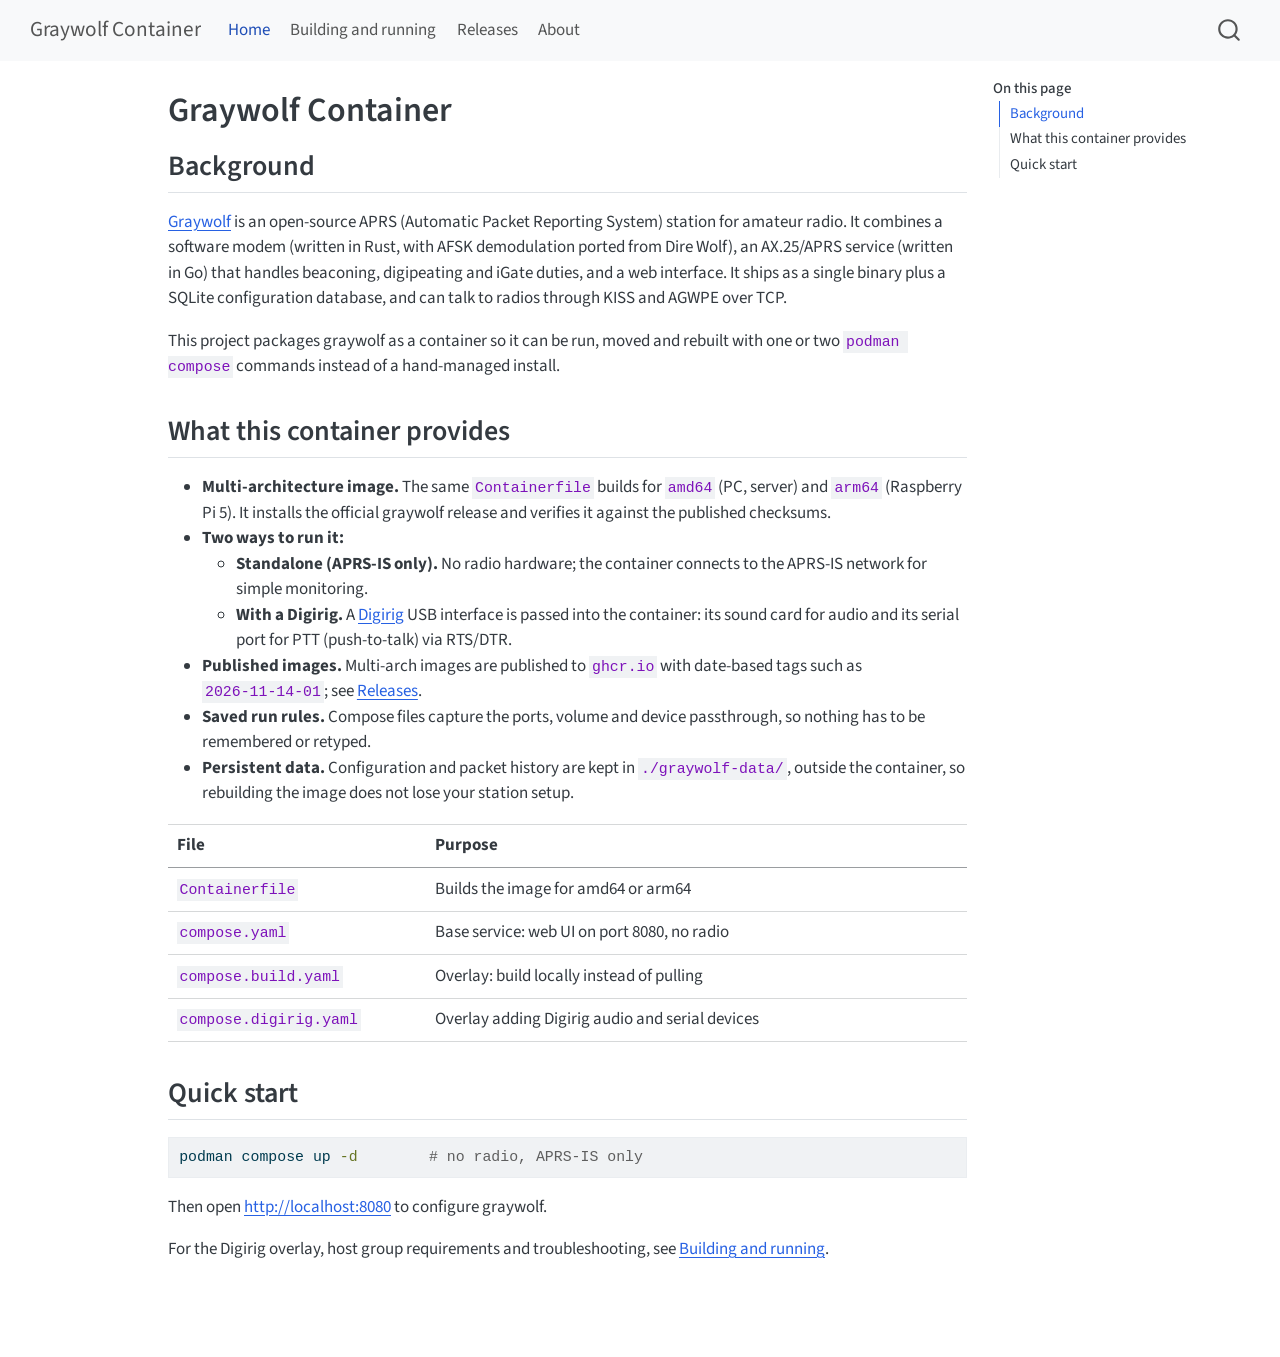
<file: index.html>
<!DOCTYPE html>
<html xmlns="http://www.w3.org/1999/xhtml" lang="en" xml:lang="en"><head>

<meta charset="utf-8">
<meta name="generator" content="quarto-1.9.38">

<meta name="viewport" content="width=device-width, initial-scale=1.0, user-scalable=yes">


<title>Graywolf Container</title>
<style>
/* Default styles provided by pandoc.
** See https://pandoc.org/MANUAL.html#variables-for-html for config info.
*/
code{white-space: pre-wrap;}
span.smallcaps{font-variant: small-caps;}
div.columns{display: flex; gap: min(4vw, 1.5em);}
div.column{flex: auto; overflow-x: auto;}
div.hanging-indent{margin-left: 1.5em; text-indent: -1.5em;}
ul.task-list{list-style: none;}
ul.task-list li input[type="checkbox"] {
  width: 0.8em;
  margin: 0 0.8em 0.2em -1em; /* quarto-specific, see https://github.com/quarto-dev/quarto-cli/issues/4556 */ 
  vertical-align: middle;
}
/* CSS for syntax highlighting */
html { -webkit-text-size-adjust: 100%; }
pre > code.sourceCode { white-space: pre; position: relative; }
pre > code.sourceCode > span { display: inline-block; line-height: 1.25; }
pre > code.sourceCode > span:empty { height: 1.2em; }
.sourceCode { overflow: visible; }
code.sourceCode > span { color: inherit; text-decoration: inherit; }
div.sourceCode { margin: 1em 0; }
pre.sourceCode { margin: 0; }
@media screen {
div.sourceCode { overflow: auto; }
}
@media print {
pre > code.sourceCode { white-space: pre-wrap; }
pre > code.sourceCode > span { text-indent: -5em; padding-left: 5em; }
}
pre.numberSource code
  { counter-reset: source-line 0; }
pre.numberSource code > span
  { position: relative; left: -4em; counter-increment: source-line; }
pre.numberSource code > span > a:first-child::before
  { content: counter(source-line);
    position: relative; left: -1em; text-align: right; vertical-align: baseline;
    border: none; display: inline-block;
    -webkit-touch-callout: none; -webkit-user-select: none;
    -khtml-user-select: none; -moz-user-select: none;
    -ms-user-select: none; user-select: none;
    padding: 0 4px; width: 4em;
  }
pre.numberSource { margin-left: 3em;  padding-left: 4px; }
div.sourceCode
  {   }
@media screen {
pre > code.sourceCode > span > a:first-child::before { text-decoration: underline; }
}
</style>


<script src="site_libs/quarto-nav/quarto-nav.js"></script>
<script src="site_libs/quarto-nav/headroom.min.js"></script>
<script src="site_libs/clipboard/clipboard.min.js"></script>
<script src="site_libs/quarto-search/autocomplete.umd.js"></script>
<script src="site_libs/quarto-search/fuse.min.js"></script>
<script src="site_libs/quarto-search/quarto-search.js"></script>
<meta name="quarto:offset" content="./">
<script src="site_libs/quarto-html/quarto.js" type="module"></script>
<script src="site_libs/quarto-html/tabsets/tabsets.js" type="module"></script>
<script src="site_libs/quarto-html/popper.min.js"></script>
<script src="site_libs/quarto-html/tippy.umd.min.js"></script>
<script src="site_libs/quarto-html/anchor.min.js"></script>
<link href="site_libs/quarto-html/tippy.css" rel="stylesheet">
<link href="site_libs/quarto-html/quarto-syntax-highlighting-15634bcf2e68342d4ad2dfa704d543f6.css" rel="stylesheet" id="quarto-text-highlighting-styles">
<script src="site_libs/bootstrap/bootstrap.min.js"></script>
<link href="site_libs/bootstrap/bootstrap-icons.css" rel="stylesheet">
<link href="site_libs/bootstrap/bootstrap-9602fde5a5b09ce9e45d33c1a59285cf.min.css" rel="stylesheet" append-hash="true" id="quarto-bootstrap" data-mode="light">
<script id="quarto-search-options" type="application/json">{
  "location": "navbar",
  "copy-button": false,
  "collapse-after": 3,
  "panel-placement": "end",
  "type": "overlay",
  "limit": 50,
  "keyboard-shortcut": [
    "f",
    "/",
    "s"
  ],
  "show-item-context": false,
  "language": {
    "search-no-results-text": "No results",
    "search-matching-documents-text": "matching documents",
    "search-copy-link-title": "Copy link to search",
    "search-hide-matches-text": "Hide additional matches",
    "search-more-match-text": "more match in this document",
    "search-more-matches-text": "more matches in this document",
    "search-clear-button-title": "Clear",
    "search-text-placeholder": "",
    "search-detached-cancel-button-title": "Cancel",
    "search-submit-button-title": "Submit",
    "search-label": "Search"
  }
}</script>


<link rel="stylesheet" href="styles.css">
</head>

<body class="nav-fixed quarto-light">

<div id="quarto-search-results"></div>
  <header id="quarto-header" class="headroom fixed-top">
    <nav class="navbar navbar-expand-lg " data-bs-theme="dark">
      <div class="navbar-container container-fluid">
      <div class="navbar-brand-container mx-auto">
    <a class="navbar-brand" href="./index.html">
    <span class="navbar-title">Graywolf Container</span>
    </a>
  </div>
            <div id="quarto-search" class="" title="Search"></div>
          <button class="navbar-toggler" type="button" data-bs-toggle="collapse" data-bs-target="#navbarCollapse" aria-controls="navbarCollapse" role="menu" aria-expanded="false" aria-label="Toggle navigation" onclick="if (window.quartoToggleHeadroom) { window.quartoToggleHeadroom(); }">
  <span class="navbar-toggler-icon"></span>
</button>
          <div class="collapse navbar-collapse" id="navbarCollapse">
            <ul class="navbar-nav navbar-nav-scroll me-auto">
  <li class="nav-item">
    <a class="nav-link active" href="./index.html" aria-current="page"> 
<span class="menu-text">Home</span></a>
  </li>  
  <li class="nav-item">
    <a class="nav-link" href="./usage.html"> 
<span class="menu-text">Building and running</span></a>
  </li>  
  <li class="nav-item">
    <a class="nav-link" href="./releases.html"> 
<span class="menu-text">Releases</span></a>
  </li>  
  <li class="nav-item">
    <a class="nav-link" href="./about.html"> 
<span class="menu-text">About</span></a>
  </li>  
</ul>
          </div> <!-- /navcollapse -->
            <div class="quarto-navbar-tools">
</div>
      </div> <!-- /container-fluid -->
    </nav>
</header>
<!-- content -->
<div id="quarto-content" class="quarto-container page-columns page-rows-contents page-layout-article page-navbar">
<!-- sidebar -->
<!-- margin-sidebar -->
    <div id="quarto-margin-sidebar" class="sidebar margin-sidebar">
        <nav id="TOC" role="doc-toc" class="toc-active">
    <h2 id="toc-title">On this page</h2>
   
  <ul>
  <li><a href="#background" id="toc-background" class="nav-link active" data-scroll-target="#background">Background</a></li>
  <li><a href="#what-this-container-provides" id="toc-what-this-container-provides" class="nav-link" data-scroll-target="#what-this-container-provides">What this container provides</a></li>
  <li><a href="#quick-start" id="toc-quick-start" class="nav-link" data-scroll-target="#quick-start">Quick start</a></li>
  </ul>
</nav>
    </div>
<!-- main -->
<main class="content" id="quarto-document-content">

<header id="title-block-header" class="quarto-title-block default">
<div class="quarto-title">
<h1 class="title">Graywolf Container</h1>
</div>



<div class="quarto-title-meta">

    
  
    
  </div>
  


</header>


<section id="background" class="level2">
<h2 class="anchored" data-anchor-id="background">Background</h2>
<p><a href="https://github.com/chrissnell/graywolf">Graywolf</a> is an open-source APRS (Automatic Packet Reporting System) station for amateur radio. It combines a software modem (written in Rust, with AFSK demodulation ported from Dire Wolf), an AX.25/APRS service (written in Go) that handles beaconing, digipeating and iGate duties, and a web interface. It ships as a single binary plus a SQLite configuration database, and can talk to radios through KISS and AGWPE over TCP.</p>
<p>This project packages graywolf as a container so it can be run, moved and rebuilt with one or two <code>podman compose</code> commands instead of a hand-managed install.</p>
</section>
<section id="what-this-container-provides" class="level2">
<h2 class="anchored" data-anchor-id="what-this-container-provides">What this container provides</h2>
<ul>
<li><strong>Multi-architecture image.</strong> The same <code>Containerfile</code> builds for <code>amd64</code> (PC, server) and <code>arm64</code> (Raspberry Pi 5). It installs the official graywolf release and verifies it against the published checksums.</li>
<li><strong>Two ways to run it:</strong>
<ul>
<li><strong>Standalone (APRS-IS only).</strong> No radio hardware; the container connects to the APRS-IS network for simple monitoring.</li>
<li><strong>With a Digirig.</strong> A <a href="https://digirig.net">Digirig</a> USB interface is passed into the container: its sound card for audio and its serial port for PTT (push-to-talk) via RTS/DTR.</li>
</ul></li>
<li><strong>Published images.</strong> Multi-arch images are published to <code>ghcr.io</code> with date-based tags such as <code>2026-11-14-01</code>; see <a href="./releases.html">Releases</a>.</li>
<li><strong>Saved run rules.</strong> Compose files capture the ports, volume and device passthrough, so nothing has to be remembered or retyped.</li>
<li><strong>Persistent data.</strong> Configuration and packet history are kept in <code>./graywolf-data/</code>, outside the container, so rebuilding the image does not lose your station setup.</li>
</ul>
<table class="caption-top table">
<colgroup>
<col style="width: 32%">
<col style="width: 67%">
</colgroup>
<thead>
<tr class="header">
<th>File</th>
<th>Purpose</th>
</tr>
</thead>
<tbody>
<tr class="odd">
<td><code>Containerfile</code></td>
<td>Builds the image for amd64 or arm64</td>
</tr>
<tr class="even">
<td><code>compose.yaml</code></td>
<td>Base service: web UI on port 8080, no radio</td>
</tr>
<tr class="odd">
<td><code>compose.build.yaml</code></td>
<td>Overlay: build locally instead of pulling</td>
</tr>
<tr class="even">
<td><code>compose.digirig.yaml</code></td>
<td>Overlay adding Digirig audio and serial devices</td>
</tr>
</tbody>
</table>
</section>
<section id="quick-start" class="level2">
<h2 class="anchored" data-anchor-id="quick-start">Quick start</h2>
<div class="code-copy-outer-scaffold"><div class="sourceCode" id="cb1"><pre class="sourceCode bash code-with-copy"><code class="sourceCode bash"><span id="cb1-1"><a href="#cb1-1" aria-hidden="true" tabindex="-1"></a><span class="ex">podman</span> compose up <span class="at">-d</span>        <span class="co"># no radio, APRS-IS only</span></span></code></pre></div><button title="Copy to Clipboard" class="code-copy-button"><i class="bi"></i></button></div>
<p>Then open <a href="http://localhost:8080" class="uri">http://localhost:8080</a> to configure graywolf.</p>
<p>For the Digirig overlay, host group requirements and troubleshooting, see <a href="./usage.html">Building and running</a>.</p>


</section>

</main> <!-- /main -->
<script id="quarto-html-after-body" type="application/javascript">
  window.document.addEventListener("DOMContentLoaded", function (event) {
    const icon = "";
    const anchorJS = new window.AnchorJS();
    anchorJS.options = {
      placement: 'right',
      icon: icon
    };
    anchorJS.add('.anchored');
    const isCodeAnnotation = (el) => {
      for (const clz of el.classList) {
        if (clz.startsWith('code-annotation-')) {                     
          return true;
        }
      }
      return false;
    }
    const onCopySuccess = function(e) {
      // button target
      const button = e.trigger;
      // don't keep focus
      button.blur();
      // flash "checked"
      button.classList.add('code-copy-button-checked');
      var currentTitle = button.getAttribute("title");
      button.setAttribute("title", "Copied!");
      let tooltip;
      if (window.bootstrap) {
        button.setAttribute("data-bs-toggle", "tooltip");
        button.setAttribute("data-bs-placement", "left");
        button.setAttribute("data-bs-title", "Copied!");
        tooltip = new bootstrap.Tooltip(button, 
          { trigger: "manual", 
            customClass: "code-copy-button-tooltip",
            offset: [0, -8]});
        tooltip.show();    
      }
      setTimeout(function() {
        if (tooltip) {
          tooltip.hide();
          button.removeAttribute("data-bs-title");
          button.removeAttribute("data-bs-toggle");
          button.removeAttribute("data-bs-placement");
        }
        button.setAttribute("title", currentTitle);
        button.classList.remove('code-copy-button-checked');
      }, 1000);
      // clear code selection
      e.clearSelection();
    }
    const getTextToCopy = function(trigger) {
      const outerScaffold = trigger.parentElement.cloneNode(true);
      const codeEl = outerScaffold.querySelector('code');
      for (const childEl of codeEl.children) {
        if (isCodeAnnotation(childEl)) {
          childEl.remove();
        }
      }
      return codeEl.innerText;
    }
    const clipboard = new window.ClipboardJS('.code-copy-button:not([data-in-quarto-modal])', {
      text: getTextToCopy
    });
    clipboard.on('success', onCopySuccess);
    if (window.document.getElementById('quarto-embedded-source-code-modal')) {
      const clipboardModal = new window.ClipboardJS('.code-copy-button[data-in-quarto-modal]', {
        text: getTextToCopy,
        container: window.document.getElementById('quarto-embedded-source-code-modal')
      });
      clipboardModal.on('success', onCopySuccess);
    }
      var localhostRegex = new RegExp(/^(?:http|https):\/\/localhost\:?[0-9]*\//);
      var mailtoRegex = new RegExp(/^mailto:/);
        var filterRegex = new RegExp("https:\/\/KF8EEZ\.github\.io\/graywolf-container\/");
      var isInternal = (href) => {
          return filterRegex.test(href) || localhostRegex.test(href) || mailtoRegex.test(href);
      }
      // Inspect non-navigation links and adorn them if external
     var links = window.document.querySelectorAll('a[href]:not(.nav-link):not(.navbar-brand):not(.toc-action):not(.sidebar-link):not(.sidebar-item-toggle):not(.pagination-link):not(.no-external):not([aria-hidden]):not(.dropdown-item):not(.quarto-navigation-tool):not(.about-link)');
      for (var i=0; i<links.length; i++) {
        const link = links[i];
        if (!isInternal(link.href)) {
          // undo the damage that might have been done by quarto-nav.js in the case of
          // links that we want to consider external
          if (link.dataset.originalHref !== undefined) {
            link.href = link.dataset.originalHref;
          }
        }
      }
    function tippyHover(el, contentFn, onTriggerFn, onUntriggerFn) {
      const config = {
        allowHTML: true,
        maxWidth: 500,
        delay: 100,
        arrow: false,
        appendTo: function(el) {
            return el.parentElement;
        },
        interactive: true,
        interactiveBorder: 10,
        theme: 'quarto',
        placement: 'bottom-start',
      };
      if (contentFn) {
        config.content = contentFn;
      }
      if (onTriggerFn) {
        config.onTrigger = onTriggerFn;
      }
      if (onUntriggerFn) {
        config.onUntrigger = onUntriggerFn;
      }
      window.tippy(el, config); 
    }
    const noterefs = window.document.querySelectorAll('a[role="doc-noteref"]');
    for (var i=0; i<noterefs.length; i++) {
      const ref = noterefs[i];
      tippyHover(ref, function() {
        // use id or data attribute instead here
        let href = ref.getAttribute('data-footnote-href') || ref.getAttribute('href');
        try { href = new URL(href).hash; } catch {}
        const id = href.replace(/^#\/?/, "");
        const note = window.document.getElementById(id);
        if (note) {
          return note.innerHTML;
        } else {
          return "";
        }
      });
    }
    const xrefs = window.document.querySelectorAll('a.quarto-xref');
    const processXRef = (id, note) => {
      // Strip column container classes
      const stripColumnClz = (el) => {
        el.classList.remove("page-full", "page-columns");
        if (el.children) {
          for (const child of el.children) {
            stripColumnClz(child);
          }
        }
      }
      stripColumnClz(note)
      if (id === null || id.startsWith('sec-')) {
        // Special case sections, only their first couple elements
        const container = document.createElement("div");
        if (note.children && note.children.length > 2) {
          container.appendChild(note.children[0].cloneNode(true));
          for (let i = 1; i < note.children.length; i++) {
            const child = note.children[i];
            if (child.tagName === "P" && child.innerText === "") {
              continue;
            } else {
              container.appendChild(child.cloneNode(true));
              break;
            }
          }
          if (window.Quarto?.typesetMath) {
            window.Quarto.typesetMath(container);
          }
          return container.innerHTML
        } else {
          if (window.Quarto?.typesetMath) {
            window.Quarto.typesetMath(note);
          }
          return note.innerHTML;
        }
      } else {
        // Remove any anchor links if they are present
        const anchorLink = note.querySelector('a.anchorjs-link');
        if (anchorLink) {
          anchorLink.remove();
        }
        if (window.Quarto?.typesetMath) {
          window.Quarto.typesetMath(note);
        }
        if (note.classList.contains("callout")) {
          return note.outerHTML;
        } else {
          return note.innerHTML;
        }
      }
    }
    for (var i=0; i<xrefs.length; i++) {
      const xref = xrefs[i];
      tippyHover(xref, undefined, function(instance) {
        instance.disable();
        let url = xref.getAttribute('href');
        let hash = undefined; 
        if (url.startsWith('#')) {
          hash = url;
        } else {
          try { hash = new URL(url).hash; } catch {}
        }
        if (hash) {
          const id = hash.replace(/^#\/?/, "");
          const note = window.document.getElementById(id);
          if (note !== null) {
            try {
              const html = processXRef(id, note.cloneNode(true));
              instance.setContent(html);
            } finally {
              instance.enable();
              instance.show();
            }
          } else {
            // See if we can fetch this
            fetch(url.split('#')[0])
            .then(res => res.text())
            .then(html => {
              const parser = new DOMParser();
              const htmlDoc = parser.parseFromString(html, "text/html");
              const note = htmlDoc.getElementById(id);
              if (note !== null) {
                const html = processXRef(id, note);
                instance.setContent(html);
              } 
            }).finally(() => {
              instance.enable();
              instance.show();
            });
          }
        } else {
          // See if we can fetch a full url (with no hash to target)
          // This is a special case and we should probably do some content thinning / targeting
          fetch(url)
          .then(res => res.text())
          .then(html => {
            const parser = new DOMParser();
            const htmlDoc = parser.parseFromString(html, "text/html");
            const note = htmlDoc.querySelector('main.content');
            if (note !== null) {
              // This should only happen for chapter cross references
              // (since there is no id in the URL)
              // remove the first header
              if (note.children.length > 0 && note.children[0].tagName === "HEADER") {
                note.children[0].remove();
              }
              const html = processXRef(null, note);
              instance.setContent(html);
            } 
          }).finally(() => {
            instance.enable();
            instance.show();
          });
        }
      }, function(instance) {
      });
    }
        let selectedAnnoteEl;
        const selectorForAnnotation = ( cell, annotation) => {
          let cellAttr = 'data-code-cell="' + cell + '"';
          let lineAttr = 'data-code-annotation="' +  annotation + '"';
          const selector = 'span[' + cellAttr + '][' + lineAttr + ']';
          return selector;
        }
        const selectCodeLines = (annoteEl) => {
          const doc = window.document;
          const targetCell = annoteEl.getAttribute("data-target-cell");
          const targetAnnotation = annoteEl.getAttribute("data-target-annotation");
          const annoteSpan = window.document.querySelector(selectorForAnnotation(targetCell, targetAnnotation));
          const lines = annoteSpan.getAttribute("data-code-lines").split(",");
          const lineIds = lines.map((line) => {
            return targetCell + "-" + line;
          })
          let top = null;
          let height = null;
          let parent = null;
          if (lineIds.length > 0) {
              //compute the position of the single el (top and bottom and make a div)
              const el = window.document.getElementById(lineIds[0]);
              top = el.offsetTop;
              height = el.offsetHeight;
              parent = el.parentElement.parentElement;
            if (lineIds.length > 1) {
              const lastEl = window.document.getElementById(lineIds[lineIds.length - 1]);
              const bottom = lastEl.offsetTop + lastEl.offsetHeight;
              height = bottom - top;
            }
            if (top !== null && height !== null && parent !== null) {
              // cook up a div (if necessary) and position it 
              let div = window.document.getElementById("code-annotation-line-highlight");
              if (div === null) {
                div = window.document.createElement("div");
                div.setAttribute("id", "code-annotation-line-highlight");
                div.style.position = 'absolute';
                parent.appendChild(div);
              }
              div.style.top = top - 2 + "px";
              div.style.height = height + 4 + "px";
              div.style.left = 0;
              let gutterDiv = window.document.getElementById("code-annotation-line-highlight-gutter");
              if (gutterDiv === null) {
                gutterDiv = window.document.createElement("div");
                gutterDiv.setAttribute("id", "code-annotation-line-highlight-gutter");
                gutterDiv.style.position = 'absolute';
                const codeCell = window.document.getElementById(targetCell);
                const gutter = codeCell.querySelector('.code-annotation-gutter');
                gutter.appendChild(gutterDiv);
              }
              gutterDiv.style.top = top - 2 + "px";
              gutterDiv.style.height = height + 4 + "px";
            }
            selectedAnnoteEl = annoteEl;
          }
        };
        const unselectCodeLines = () => {
          const elementsIds = ["code-annotation-line-highlight", "code-annotation-line-highlight-gutter"];
          elementsIds.forEach((elId) => {
            const div = window.document.getElementById(elId);
            if (div) {
              div.remove();
            }
          });
          selectedAnnoteEl = undefined;
        };
          // Handle positioning of the toggle
      window.addEventListener(
        "resize",
        throttle(() => {
          elRect = undefined;
          if (selectedAnnoteEl) {
            selectCodeLines(selectedAnnoteEl);
          }
        }, 10)
      );
      function throttle(fn, ms) {
      let throttle = false;
      let timer;
        return (...args) => {
          if(!throttle) { // first call gets through
              fn.apply(this, args);
              throttle = true;
          } else { // all the others get throttled
              if(timer) clearTimeout(timer); // cancel #2
              timer = setTimeout(() => {
                fn.apply(this, args);
                timer = throttle = false;
              }, ms);
          }
        };
      }
        // Attach click handler to the DT
        const annoteDls = window.document.querySelectorAll('dt[data-target-cell]');
        for (const annoteDlNode of annoteDls) {
          annoteDlNode.addEventListener('click', (event) => {
            const clickedEl = event.target;
            if (clickedEl !== selectedAnnoteEl) {
              unselectCodeLines();
              const activeEl = window.document.querySelector('dt[data-target-cell].code-annotation-active');
              if (activeEl) {
                activeEl.classList.remove('code-annotation-active');
              }
              selectCodeLines(clickedEl);
              clickedEl.classList.add('code-annotation-active');
            } else {
              // Unselect the line
              unselectCodeLines();
              clickedEl.classList.remove('code-annotation-active');
            }
          });
        }
    const findCites = (el) => {
      const parentEl = el.parentElement;
      if (parentEl) {
        const cites = parentEl.dataset.cites;
        if (cites) {
          return {
            el,
            cites: cites.split(' ')
          };
        } else {
          return findCites(el.parentElement)
        }
      } else {
        return undefined;
      }
    };
    var bibliorefs = window.document.querySelectorAll('a[role="doc-biblioref"]');
    for (var i=0; i<bibliorefs.length; i++) {
      const ref = bibliorefs[i];
      const citeInfo = findCites(ref);
      if (citeInfo) {
        tippyHover(citeInfo.el, function() {
          var popup = window.document.createElement('div');
          citeInfo.cites.forEach(function(cite) {
            var citeDiv = window.document.createElement('div');
            citeDiv.classList.add('hanging-indent');
            citeDiv.classList.add('csl-entry');
            var biblioDiv = window.document.getElementById('ref-' + cite);
            if (biblioDiv) {
              citeDiv.innerHTML = biblioDiv.innerHTML;
            }
            popup.appendChild(citeDiv);
          });
          return popup.innerHTML;
        });
      }
    }
  });
  </script>
</div> <!-- /content -->




</body></html>
</file>
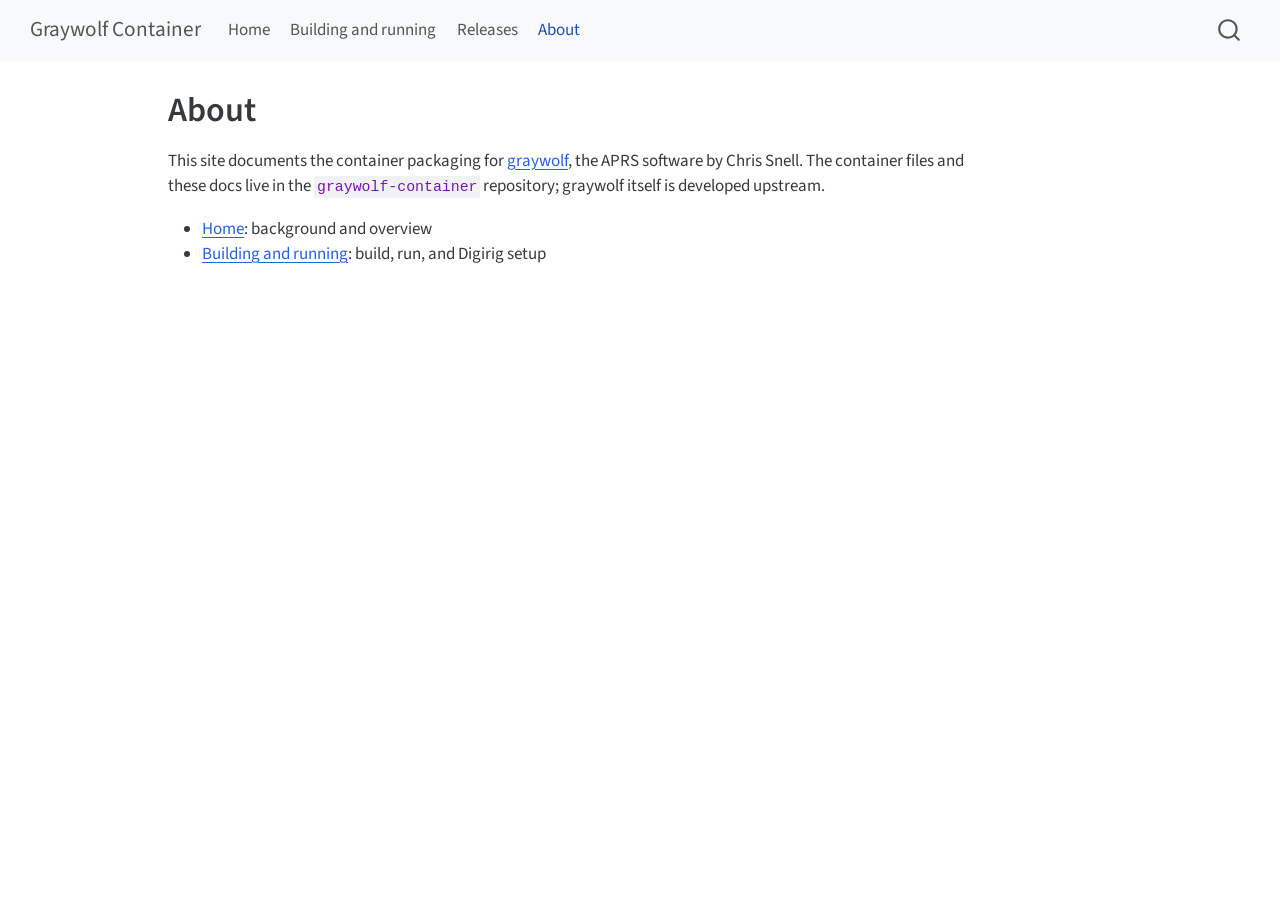
<file: about.html>
<!DOCTYPE html>
<html xmlns="http://www.w3.org/1999/xhtml" lang="en" xml:lang="en"><head>

<meta charset="utf-8">
<meta name="generator" content="quarto-1.9.38">

<meta name="viewport" content="width=device-width, initial-scale=1.0, user-scalable=yes">


<title>About – Graywolf Container</title>
<style>
/* Default styles provided by pandoc.
** See https://pandoc.org/MANUAL.html#variables-for-html for config info.
*/
code{white-space: pre-wrap;}
span.smallcaps{font-variant: small-caps;}
div.columns{display: flex; gap: min(4vw, 1.5em);}
div.column{flex: auto; overflow-x: auto;}
div.hanging-indent{margin-left: 1.5em; text-indent: -1.5em;}
ul.task-list{list-style: none;}
ul.task-list li input[type="checkbox"] {
  width: 0.8em;
  margin: 0 0.8em 0.2em -1em; /* quarto-specific, see https://github.com/quarto-dev/quarto-cli/issues/4556 */ 
  vertical-align: middle;
}
</style>


<script src="site_libs/quarto-nav/quarto-nav.js"></script>
<script src="site_libs/quarto-nav/headroom.min.js"></script>
<script src="site_libs/clipboard/clipboard.min.js"></script>
<script src="site_libs/quarto-search/autocomplete.umd.js"></script>
<script src="site_libs/quarto-search/fuse.min.js"></script>
<script src="site_libs/quarto-search/quarto-search.js"></script>
<meta name="quarto:offset" content="./">
<script src="site_libs/quarto-html/quarto.js" type="module"></script>
<script src="site_libs/quarto-html/tabsets/tabsets.js" type="module"></script>
<script src="site_libs/quarto-html/popper.min.js"></script>
<script src="site_libs/quarto-html/tippy.umd.min.js"></script>
<script src="site_libs/quarto-html/anchor.min.js"></script>
<link href="site_libs/quarto-html/tippy.css" rel="stylesheet">
<link href="site_libs/quarto-html/quarto-syntax-highlighting-15634bcf2e68342d4ad2dfa704d543f6.css" rel="stylesheet" id="quarto-text-highlighting-styles">
<script src="site_libs/bootstrap/bootstrap.min.js"></script>
<link href="site_libs/bootstrap/bootstrap-icons.css" rel="stylesheet">
<link href="site_libs/bootstrap/bootstrap-9602fde5a5b09ce9e45d33c1a59285cf.min.css" rel="stylesheet" append-hash="true" id="quarto-bootstrap" data-mode="light">
<script id="quarto-search-options" type="application/json">{
  "location": "navbar",
  "copy-button": false,
  "collapse-after": 3,
  "panel-placement": "end",
  "type": "overlay",
  "limit": 50,
  "keyboard-shortcut": [
    "f",
    "/",
    "s"
  ],
  "show-item-context": false,
  "language": {
    "search-no-results-text": "No results",
    "search-matching-documents-text": "matching documents",
    "search-copy-link-title": "Copy link to search",
    "search-hide-matches-text": "Hide additional matches",
    "search-more-match-text": "more match in this document",
    "search-more-matches-text": "more matches in this document",
    "search-clear-button-title": "Clear",
    "search-text-placeholder": "",
    "search-detached-cancel-button-title": "Cancel",
    "search-submit-button-title": "Submit",
    "search-label": "Search"
  }
}</script>


<link rel="stylesheet" href="styles.css">
</head>

<body class="nav-fixed quarto-light">

<div id="quarto-search-results"></div>
  <header id="quarto-header" class="headroom fixed-top">
    <nav class="navbar navbar-expand-lg " data-bs-theme="dark">
      <div class="navbar-container container-fluid">
      <div class="navbar-brand-container mx-auto">
    <a class="navbar-brand" href="./index.html">
    <span class="navbar-title">Graywolf Container</span>
    </a>
  </div>
            <div id="quarto-search" class="" title="Search"></div>
          <button class="navbar-toggler" type="button" data-bs-toggle="collapse" data-bs-target="#navbarCollapse" aria-controls="navbarCollapse" role="menu" aria-expanded="false" aria-label="Toggle navigation" onclick="if (window.quartoToggleHeadroom) { window.quartoToggleHeadroom(); }">
  <span class="navbar-toggler-icon"></span>
</button>
          <div class="collapse navbar-collapse" id="navbarCollapse">
            <ul class="navbar-nav navbar-nav-scroll me-auto">
  <li class="nav-item">
    <a class="nav-link" href="./index.html"> 
<span class="menu-text">Home</span></a>
  </li>  
  <li class="nav-item">
    <a class="nav-link" href="./usage.html"> 
<span class="menu-text">Building and running</span></a>
  </li>  
  <li class="nav-item">
    <a class="nav-link" href="./releases.html"> 
<span class="menu-text">Releases</span></a>
  </li>  
  <li class="nav-item">
    <a class="nav-link active" href="./about.html" aria-current="page"> 
<span class="menu-text">About</span></a>
  </li>  
</ul>
          </div> <!-- /navcollapse -->
            <div class="quarto-navbar-tools">
</div>
      </div> <!-- /container-fluid -->
    </nav>
</header>
<!-- content -->
<div id="quarto-content" class="quarto-container page-columns page-rows-contents page-layout-article page-navbar">
<!-- sidebar -->
<!-- margin-sidebar -->
    <div id="quarto-margin-sidebar" class="sidebar margin-sidebar zindex-bottom">
        
    </div>
<!-- main -->
<main class="content" id="quarto-document-content">

<header id="title-block-header" class="quarto-title-block default">
<div class="quarto-title">
<h1 class="title">About</h1>
</div>



<div class="quarto-title-meta">

    
  
    
  </div>
  


</header>


<p>This site documents the container packaging for <a href="https://github.com/chrissnell/graywolf">graywolf</a>, the APRS software by Chris Snell. The container files and these docs live in the <code>graywolf-container</code> repository; graywolf itself is developed upstream.</p>
<ul>
<li><a href="./index.html">Home</a>: background and overview</li>
<li><a href="./usage.html">Building and running</a>: build, run, and Digirig setup</li>
</ul>



</main> <!-- /main -->
<script id="quarto-html-after-body" type="application/javascript">
  window.document.addEventListener("DOMContentLoaded", function (event) {
    const icon = "";
    const anchorJS = new window.AnchorJS();
    anchorJS.options = {
      placement: 'right',
      icon: icon
    };
    anchorJS.add('.anchored');
    const isCodeAnnotation = (el) => {
      for (const clz of el.classList) {
        if (clz.startsWith('code-annotation-')) {                     
          return true;
        }
      }
      return false;
    }
    const onCopySuccess = function(e) {
      // button target
      const button = e.trigger;
      // don't keep focus
      button.blur();
      // flash "checked"
      button.classList.add('code-copy-button-checked');
      var currentTitle = button.getAttribute("title");
      button.setAttribute("title", "Copied!");
      let tooltip;
      if (window.bootstrap) {
        button.setAttribute("data-bs-toggle", "tooltip");
        button.setAttribute("data-bs-placement", "left");
        button.setAttribute("data-bs-title", "Copied!");
        tooltip = new bootstrap.Tooltip(button, 
          { trigger: "manual", 
            customClass: "code-copy-button-tooltip",
            offset: [0, -8]});
        tooltip.show();    
      }
      setTimeout(function() {
        if (tooltip) {
          tooltip.hide();
          button.removeAttribute("data-bs-title");
          button.removeAttribute("data-bs-toggle");
          button.removeAttribute("data-bs-placement");
        }
        button.setAttribute("title", currentTitle);
        button.classList.remove('code-copy-button-checked');
      }, 1000);
      // clear code selection
      e.clearSelection();
    }
    const getTextToCopy = function(trigger) {
      const outerScaffold = trigger.parentElement.cloneNode(true);
      const codeEl = outerScaffold.querySelector('code');
      for (const childEl of codeEl.children) {
        if (isCodeAnnotation(childEl)) {
          childEl.remove();
        }
      }
      return codeEl.innerText;
    }
    const clipboard = new window.ClipboardJS('.code-copy-button:not([data-in-quarto-modal])', {
      text: getTextToCopy
    });
    clipboard.on('success', onCopySuccess);
    if (window.document.getElementById('quarto-embedded-source-code-modal')) {
      const clipboardModal = new window.ClipboardJS('.code-copy-button[data-in-quarto-modal]', {
        text: getTextToCopy,
        container: window.document.getElementById('quarto-embedded-source-code-modal')
      });
      clipboardModal.on('success', onCopySuccess);
    }
      var localhostRegex = new RegExp(/^(?:http|https):\/\/localhost\:?[0-9]*\//);
      var mailtoRegex = new RegExp(/^mailto:/);
        var filterRegex = new RegExp("https:\/\/KF8EEZ\.github\.io\/graywolf-container\/");
      var isInternal = (href) => {
          return filterRegex.test(href) || localhostRegex.test(href) || mailtoRegex.test(href);
      }
      // Inspect non-navigation links and adorn them if external
     var links = window.document.querySelectorAll('a[href]:not(.nav-link):not(.navbar-brand):not(.toc-action):not(.sidebar-link):not(.sidebar-item-toggle):not(.pagination-link):not(.no-external):not([aria-hidden]):not(.dropdown-item):not(.quarto-navigation-tool):not(.about-link)');
      for (var i=0; i<links.length; i++) {
        const link = links[i];
        if (!isInternal(link.href)) {
          // undo the damage that might have been done by quarto-nav.js in the case of
          // links that we want to consider external
          if (link.dataset.originalHref !== undefined) {
            link.href = link.dataset.originalHref;
          }
        }
      }
    function tippyHover(el, contentFn, onTriggerFn, onUntriggerFn) {
      const config = {
        allowHTML: true,
        maxWidth: 500,
        delay: 100,
        arrow: false,
        appendTo: function(el) {
            return el.parentElement;
        },
        interactive: true,
        interactiveBorder: 10,
        theme: 'quarto',
        placement: 'bottom-start',
      };
      if (contentFn) {
        config.content = contentFn;
      }
      if (onTriggerFn) {
        config.onTrigger = onTriggerFn;
      }
      if (onUntriggerFn) {
        config.onUntrigger = onUntriggerFn;
      }
      window.tippy(el, config); 
    }
    const noterefs = window.document.querySelectorAll('a[role="doc-noteref"]');
    for (var i=0; i<noterefs.length; i++) {
      const ref = noterefs[i];
      tippyHover(ref, function() {
        // use id or data attribute instead here
        let href = ref.getAttribute('data-footnote-href') || ref.getAttribute('href');
        try { href = new URL(href).hash; } catch {}
        const id = href.replace(/^#\/?/, "");
        const note = window.document.getElementById(id);
        if (note) {
          return note.innerHTML;
        } else {
          return "";
        }
      });
    }
    const xrefs = window.document.querySelectorAll('a.quarto-xref');
    const processXRef = (id, note) => {
      // Strip column container classes
      const stripColumnClz = (el) => {
        el.classList.remove("page-full", "page-columns");
        if (el.children) {
          for (const child of el.children) {
            stripColumnClz(child);
          }
        }
      }
      stripColumnClz(note)
      if (id === null || id.startsWith('sec-')) {
        // Special case sections, only their first couple elements
        const container = document.createElement("div");
        if (note.children && note.children.length > 2) {
          container.appendChild(note.children[0].cloneNode(true));
          for (let i = 1; i < note.children.length; i++) {
            const child = note.children[i];
            if (child.tagName === "P" && child.innerText === "") {
              continue;
            } else {
              container.appendChild(child.cloneNode(true));
              break;
            }
          }
          if (window.Quarto?.typesetMath) {
            window.Quarto.typesetMath(container);
          }
          return container.innerHTML
        } else {
          if (window.Quarto?.typesetMath) {
            window.Quarto.typesetMath(note);
          }
          return note.innerHTML;
        }
      } else {
        // Remove any anchor links if they are present
        const anchorLink = note.querySelector('a.anchorjs-link');
        if (anchorLink) {
          anchorLink.remove();
        }
        if (window.Quarto?.typesetMath) {
          window.Quarto.typesetMath(note);
        }
        if (note.classList.contains("callout")) {
          return note.outerHTML;
        } else {
          return note.innerHTML;
        }
      }
    }
    for (var i=0; i<xrefs.length; i++) {
      const xref = xrefs[i];
      tippyHover(xref, undefined, function(instance) {
        instance.disable();
        let url = xref.getAttribute('href');
        let hash = undefined; 
        if (url.startsWith('#')) {
          hash = url;
        } else {
          try { hash = new URL(url).hash; } catch {}
        }
        if (hash) {
          const id = hash.replace(/^#\/?/, "");
          const note = window.document.getElementById(id);
          if (note !== null) {
            try {
              const html = processXRef(id, note.cloneNode(true));
              instance.setContent(html);
            } finally {
              instance.enable();
              instance.show();
            }
          } else {
            // See if we can fetch this
            fetch(url.split('#')[0])
            .then(res => res.text())
            .then(html => {
              const parser = new DOMParser();
              const htmlDoc = parser.parseFromString(html, "text/html");
              const note = htmlDoc.getElementById(id);
              if (note !== null) {
                const html = processXRef(id, note);
                instance.setContent(html);
              } 
            }).finally(() => {
              instance.enable();
              instance.show();
            });
          }
        } else {
          // See if we can fetch a full url (with no hash to target)
          // This is a special case and we should probably do some content thinning / targeting
          fetch(url)
          .then(res => res.text())
          .then(html => {
            const parser = new DOMParser();
            const htmlDoc = parser.parseFromString(html, "text/html");
            const note = htmlDoc.querySelector('main.content');
            if (note !== null) {
              // This should only happen for chapter cross references
              // (since there is no id in the URL)
              // remove the first header
              if (note.children.length > 0 && note.children[0].tagName === "HEADER") {
                note.children[0].remove();
              }
              const html = processXRef(null, note);
              instance.setContent(html);
            } 
          }).finally(() => {
            instance.enable();
            instance.show();
          });
        }
      }, function(instance) {
      });
    }
        let selectedAnnoteEl;
        const selectorForAnnotation = ( cell, annotation) => {
          let cellAttr = 'data-code-cell="' + cell + '"';
          let lineAttr = 'data-code-annotation="' +  annotation + '"';
          const selector = 'span[' + cellAttr + '][' + lineAttr + ']';
          return selector;
        }
        const selectCodeLines = (annoteEl) => {
          const doc = window.document;
          const targetCell = annoteEl.getAttribute("data-target-cell");
          const targetAnnotation = annoteEl.getAttribute("data-target-annotation");
          const annoteSpan = window.document.querySelector(selectorForAnnotation(targetCell, targetAnnotation));
          const lines = annoteSpan.getAttribute("data-code-lines").split(",");
          const lineIds = lines.map((line) => {
            return targetCell + "-" + line;
          })
          let top = null;
          let height = null;
          let parent = null;
          if (lineIds.length > 0) {
              //compute the position of the single el (top and bottom and make a div)
              const el = window.document.getElementById(lineIds[0]);
              top = el.offsetTop;
              height = el.offsetHeight;
              parent = el.parentElement.parentElement;
            if (lineIds.length > 1) {
              const lastEl = window.document.getElementById(lineIds[lineIds.length - 1]);
              const bottom = lastEl.offsetTop + lastEl.offsetHeight;
              height = bottom - top;
            }
            if (top !== null && height !== null && parent !== null) {
              // cook up a div (if necessary) and position it 
              let div = window.document.getElementById("code-annotation-line-highlight");
              if (div === null) {
                div = window.document.createElement("div");
                div.setAttribute("id", "code-annotation-line-highlight");
                div.style.position = 'absolute';
                parent.appendChild(div);
              }
              div.style.top = top - 2 + "px";
              div.style.height = height + 4 + "px";
              div.style.left = 0;
              let gutterDiv = window.document.getElementById("code-annotation-line-highlight-gutter");
              if (gutterDiv === null) {
                gutterDiv = window.document.createElement("div");
                gutterDiv.setAttribute("id", "code-annotation-line-highlight-gutter");
                gutterDiv.style.position = 'absolute';
                const codeCell = window.document.getElementById(targetCell);
                const gutter = codeCell.querySelector('.code-annotation-gutter');
                gutter.appendChild(gutterDiv);
              }
              gutterDiv.style.top = top - 2 + "px";
              gutterDiv.style.height = height + 4 + "px";
            }
            selectedAnnoteEl = annoteEl;
          }
        };
        const unselectCodeLines = () => {
          const elementsIds = ["code-annotation-line-highlight", "code-annotation-line-highlight-gutter"];
          elementsIds.forEach((elId) => {
            const div = window.document.getElementById(elId);
            if (div) {
              div.remove();
            }
          });
          selectedAnnoteEl = undefined;
        };
          // Handle positioning of the toggle
      window.addEventListener(
        "resize",
        throttle(() => {
          elRect = undefined;
          if (selectedAnnoteEl) {
            selectCodeLines(selectedAnnoteEl);
          }
        }, 10)
      );
      function throttle(fn, ms) {
      let throttle = false;
      let timer;
        return (...args) => {
          if(!throttle) { // first call gets through
              fn.apply(this, args);
              throttle = true;
          } else { // all the others get throttled
              if(timer) clearTimeout(timer); // cancel #2
              timer = setTimeout(() => {
                fn.apply(this, args);
                timer = throttle = false;
              }, ms);
          }
        };
      }
        // Attach click handler to the DT
        const annoteDls = window.document.querySelectorAll('dt[data-target-cell]');
        for (const annoteDlNode of annoteDls) {
          annoteDlNode.addEventListener('click', (event) => {
            const clickedEl = event.target;
            if (clickedEl !== selectedAnnoteEl) {
              unselectCodeLines();
              const activeEl = window.document.querySelector('dt[data-target-cell].code-annotation-active');
              if (activeEl) {
                activeEl.classList.remove('code-annotation-active');
              }
              selectCodeLines(clickedEl);
              clickedEl.classList.add('code-annotation-active');
            } else {
              // Unselect the line
              unselectCodeLines();
              clickedEl.classList.remove('code-annotation-active');
            }
          });
        }
    const findCites = (el) => {
      const parentEl = el.parentElement;
      if (parentEl) {
        const cites = parentEl.dataset.cites;
        if (cites) {
          return {
            el,
            cites: cites.split(' ')
          };
        } else {
          return findCites(el.parentElement)
        }
      } else {
        return undefined;
      }
    };
    var bibliorefs = window.document.querySelectorAll('a[role="doc-biblioref"]');
    for (var i=0; i<bibliorefs.length; i++) {
      const ref = bibliorefs[i];
      const citeInfo = findCites(ref);
      if (citeInfo) {
        tippyHover(citeInfo.el, function() {
          var popup = window.document.createElement('div');
          citeInfo.cites.forEach(function(cite) {
            var citeDiv = window.document.createElement('div');
            citeDiv.classList.add('hanging-indent');
            citeDiv.classList.add('csl-entry');
            var biblioDiv = window.document.getElementById('ref-' + cite);
            if (biblioDiv) {
              citeDiv.innerHTML = biblioDiv.innerHTML;
            }
            popup.appendChild(citeDiv);
          });
          return popup.innerHTML;
        });
      }
    }
  });
  </script>
</div> <!-- /content -->




</body></html>
</file>
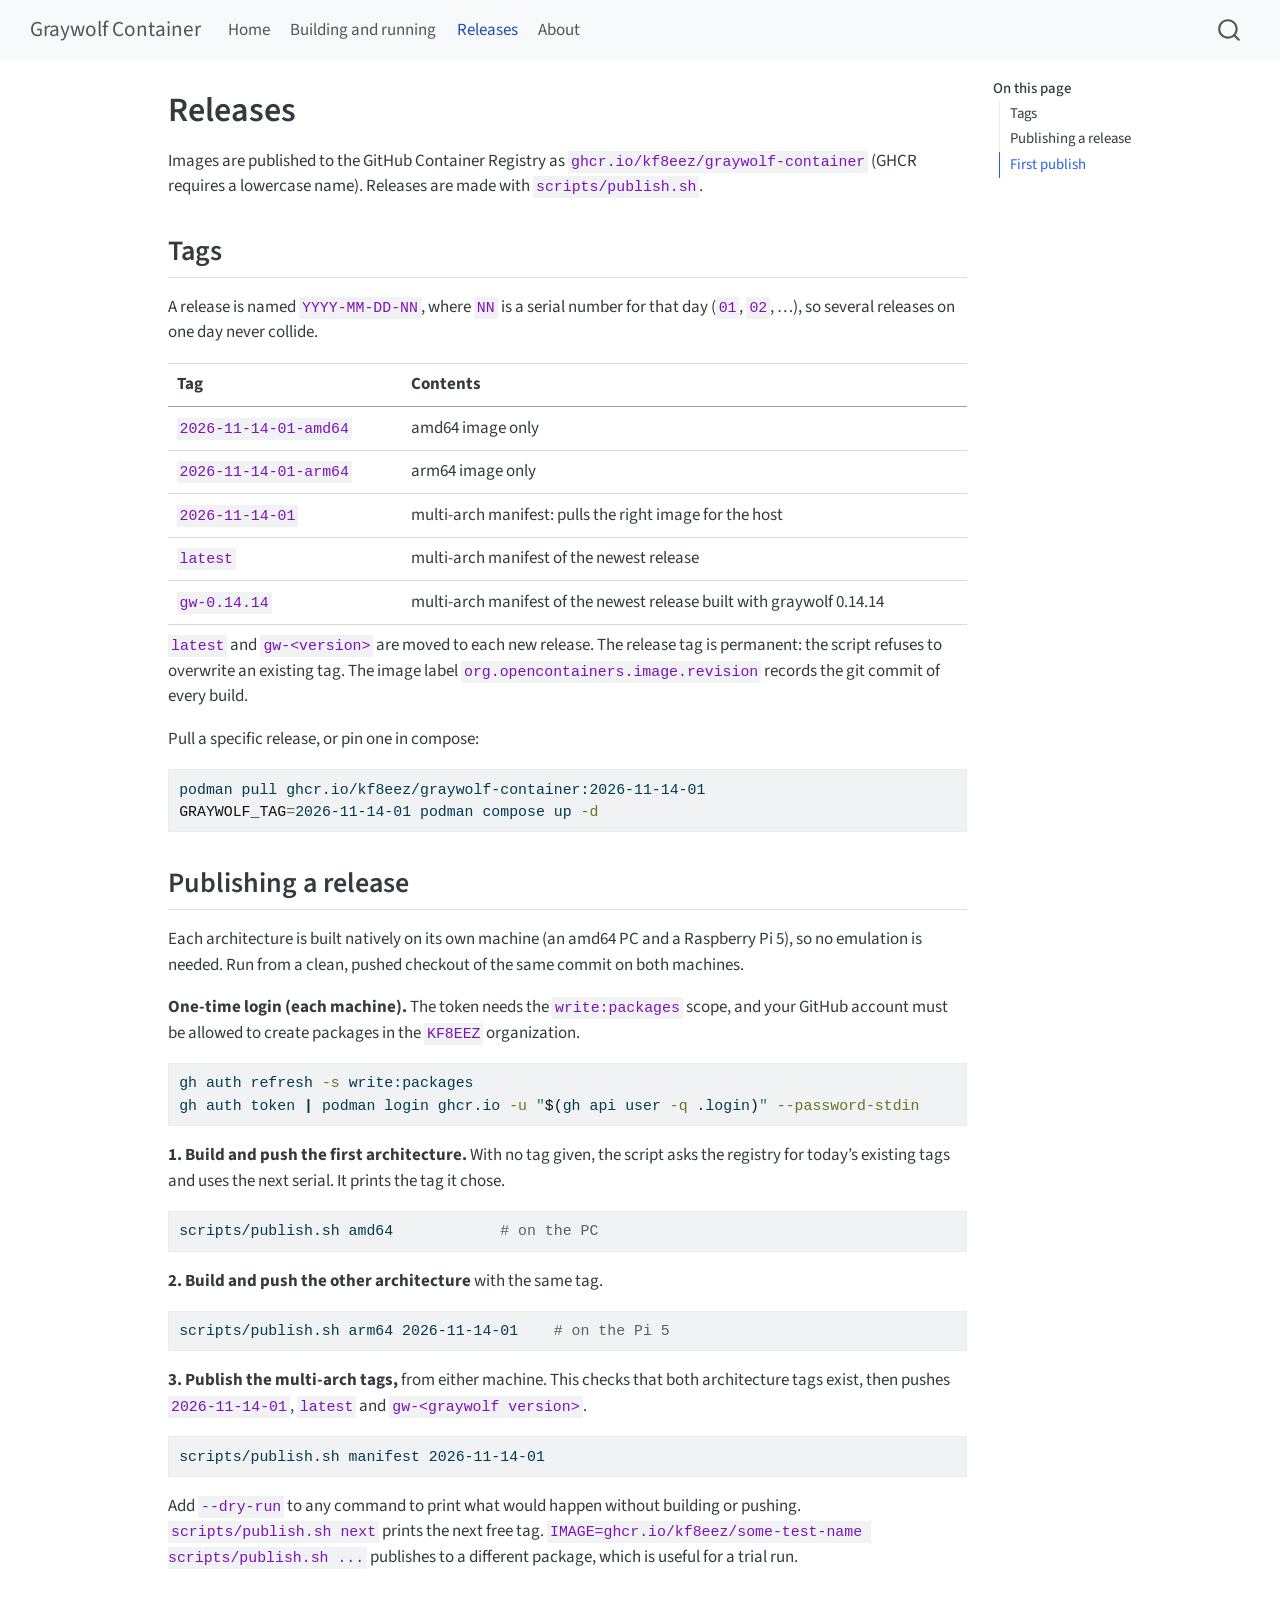
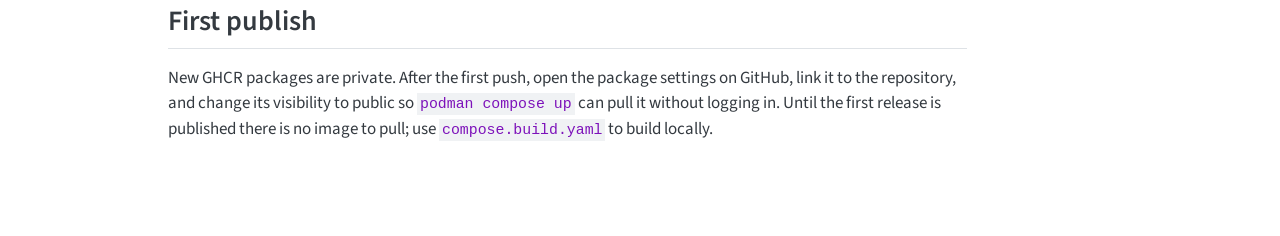
<file: releases.html>
<!DOCTYPE html>
<html xmlns="http://www.w3.org/1999/xhtml" lang="en" xml:lang="en"><head>

<meta charset="utf-8">
<meta name="generator" content="quarto-1.9.38">

<meta name="viewport" content="width=device-width, initial-scale=1.0, user-scalable=yes">


<title>Releases – Graywolf Container</title>
<style>
/* Default styles provided by pandoc.
** See https://pandoc.org/MANUAL.html#variables-for-html for config info.
*/
code{white-space: pre-wrap;}
span.smallcaps{font-variant: small-caps;}
div.columns{display: flex; gap: min(4vw, 1.5em);}
div.column{flex: auto; overflow-x: auto;}
div.hanging-indent{margin-left: 1.5em; text-indent: -1.5em;}
ul.task-list{list-style: none;}
ul.task-list li input[type="checkbox"] {
  width: 0.8em;
  margin: 0 0.8em 0.2em -1em; /* quarto-specific, see https://github.com/quarto-dev/quarto-cli/issues/4556 */ 
  vertical-align: middle;
}
/* CSS for syntax highlighting */
html { -webkit-text-size-adjust: 100%; }
pre > code.sourceCode { white-space: pre; position: relative; }
pre > code.sourceCode > span { display: inline-block; line-height: 1.25; }
pre > code.sourceCode > span:empty { height: 1.2em; }
.sourceCode { overflow: visible; }
code.sourceCode > span { color: inherit; text-decoration: inherit; }
div.sourceCode { margin: 1em 0; }
pre.sourceCode { margin: 0; }
@media screen {
div.sourceCode { overflow: auto; }
}
@media print {
pre > code.sourceCode { white-space: pre-wrap; }
pre > code.sourceCode > span { text-indent: -5em; padding-left: 5em; }
}
pre.numberSource code
  { counter-reset: source-line 0; }
pre.numberSource code > span
  { position: relative; left: -4em; counter-increment: source-line; }
pre.numberSource code > span > a:first-child::before
  { content: counter(source-line);
    position: relative; left: -1em; text-align: right; vertical-align: baseline;
    border: none; display: inline-block;
    -webkit-touch-callout: none; -webkit-user-select: none;
    -khtml-user-select: none; -moz-user-select: none;
    -ms-user-select: none; user-select: none;
    padding: 0 4px; width: 4em;
  }
pre.numberSource { margin-left: 3em;  padding-left: 4px; }
div.sourceCode
  {   }
@media screen {
pre > code.sourceCode > span > a:first-child::before { text-decoration: underline; }
}
</style>


<script src="site_libs/quarto-nav/quarto-nav.js"></script>
<script src="site_libs/quarto-nav/headroom.min.js"></script>
<script src="site_libs/clipboard/clipboard.min.js"></script>
<script src="site_libs/quarto-search/autocomplete.umd.js"></script>
<script src="site_libs/quarto-search/fuse.min.js"></script>
<script src="site_libs/quarto-search/quarto-search.js"></script>
<meta name="quarto:offset" content="./">
<script src="site_libs/quarto-html/quarto.js" type="module"></script>
<script src="site_libs/quarto-html/tabsets/tabsets.js" type="module"></script>
<script src="site_libs/quarto-html/popper.min.js"></script>
<script src="site_libs/quarto-html/tippy.umd.min.js"></script>
<script src="site_libs/quarto-html/anchor.min.js"></script>
<link href="site_libs/quarto-html/tippy.css" rel="stylesheet">
<link href="site_libs/quarto-html/quarto-syntax-highlighting-15634bcf2e68342d4ad2dfa704d543f6.css" rel="stylesheet" id="quarto-text-highlighting-styles">
<script src="site_libs/bootstrap/bootstrap.min.js"></script>
<link href="site_libs/bootstrap/bootstrap-icons.css" rel="stylesheet">
<link href="site_libs/bootstrap/bootstrap-9602fde5a5b09ce9e45d33c1a59285cf.min.css" rel="stylesheet" append-hash="true" id="quarto-bootstrap" data-mode="light">
<script id="quarto-search-options" type="application/json">{
  "location": "navbar",
  "copy-button": false,
  "collapse-after": 3,
  "panel-placement": "end",
  "type": "overlay",
  "limit": 50,
  "keyboard-shortcut": [
    "f",
    "/",
    "s"
  ],
  "show-item-context": false,
  "language": {
    "search-no-results-text": "No results",
    "search-matching-documents-text": "matching documents",
    "search-copy-link-title": "Copy link to search",
    "search-hide-matches-text": "Hide additional matches",
    "search-more-match-text": "more match in this document",
    "search-more-matches-text": "more matches in this document",
    "search-clear-button-title": "Clear",
    "search-text-placeholder": "",
    "search-detached-cancel-button-title": "Cancel",
    "search-submit-button-title": "Submit",
    "search-label": "Search"
  }
}</script>


<link rel="stylesheet" href="styles.css">
</head>

<body class="nav-fixed quarto-light">

<div id="quarto-search-results"></div>
  <header id="quarto-header" class="headroom fixed-top">
    <nav class="navbar navbar-expand-lg " data-bs-theme="dark">
      <div class="navbar-container container-fluid">
      <div class="navbar-brand-container mx-auto">
    <a class="navbar-brand" href="./index.html">
    <span class="navbar-title">Graywolf Container</span>
    </a>
  </div>
            <div id="quarto-search" class="" title="Search"></div>
          <button class="navbar-toggler" type="button" data-bs-toggle="collapse" data-bs-target="#navbarCollapse" aria-controls="navbarCollapse" role="menu" aria-expanded="false" aria-label="Toggle navigation" onclick="if (window.quartoToggleHeadroom) { window.quartoToggleHeadroom(); }">
  <span class="navbar-toggler-icon"></span>
</button>
          <div class="collapse navbar-collapse" id="navbarCollapse">
            <ul class="navbar-nav navbar-nav-scroll me-auto">
  <li class="nav-item">
    <a class="nav-link" href="./index.html"> 
<span class="menu-text">Home</span></a>
  </li>  
  <li class="nav-item">
    <a class="nav-link" href="./usage.html"> 
<span class="menu-text">Building and running</span></a>
  </li>  
  <li class="nav-item">
    <a class="nav-link active" href="./releases.html" aria-current="page"> 
<span class="menu-text">Releases</span></a>
  </li>  
  <li class="nav-item">
    <a class="nav-link" href="./about.html"> 
<span class="menu-text">About</span></a>
  </li>  
</ul>
          </div> <!-- /navcollapse -->
            <div class="quarto-navbar-tools">
</div>
      </div> <!-- /container-fluid -->
    </nav>
</header>
<!-- content -->
<div id="quarto-content" class="quarto-container page-columns page-rows-contents page-layout-article page-navbar">
<!-- sidebar -->
<!-- margin-sidebar -->
    <div id="quarto-margin-sidebar" class="sidebar margin-sidebar">
        <nav id="TOC" role="doc-toc" class="toc-active">
    <h2 id="toc-title">On this page</h2>
   
  <ul>
  <li><a href="#tags" id="toc-tags" class="nav-link active" data-scroll-target="#tags">Tags</a></li>
  <li><a href="#publishing-a-release" id="toc-publishing-a-release" class="nav-link" data-scroll-target="#publishing-a-release">Publishing a release</a></li>
  <li><a href="#first-publish" id="toc-first-publish" class="nav-link" data-scroll-target="#first-publish">First publish</a></li>
  </ul>
</nav>
    </div>
<!-- main -->
<main class="content" id="quarto-document-content">

<header id="title-block-header" class="quarto-title-block default">
<div class="quarto-title">
<h1 class="title">Releases</h1>
</div>



<div class="quarto-title-meta">

    
  
    
  </div>
  


</header>


<p>Images are published to the GitHub Container Registry as <code>ghcr.io/kf8eez/graywolf-container</code> (GHCR requires a lowercase name). Releases are made with <code>scripts/publish.sh</code>.</p>
<section id="tags" class="level2">
<h2 class="anchored" data-anchor-id="tags">Tags</h2>
<p>A release is named <code>YYYY-MM-DD-NN</code>, where <code>NN</code> is a serial number for that day (<code>01</code>, <code>02</code>, …), so several releases on one day never collide.</p>
<table class="caption-top table">
<colgroup>
<col style="width: 29%">
<col style="width: 70%">
</colgroup>
<thead>
<tr class="header">
<th>Tag</th>
<th>Contents</th>
</tr>
</thead>
<tbody>
<tr class="odd">
<td><code>2026-11-14-01-amd64</code></td>
<td>amd64 image only</td>
</tr>
<tr class="even">
<td><code>2026-11-14-01-arm64</code></td>
<td>arm64 image only</td>
</tr>
<tr class="odd">
<td><code>2026-11-14-01</code></td>
<td>multi-arch manifest: pulls the right image for the host</td>
</tr>
<tr class="even">
<td><code>latest</code></td>
<td>multi-arch manifest of the newest release</td>
</tr>
<tr class="odd">
<td><code>gw-0.14.14</code></td>
<td>multi-arch manifest of the newest release built with graywolf 0.14.14</td>
</tr>
</tbody>
</table>
<p><code>latest</code> and <code>gw-&lt;version&gt;</code> are moved to each new release. The release tag is permanent: the script refuses to overwrite an existing tag. The image label <code>org.opencontainers.image.revision</code> records the git commit of every build.</p>
<p>Pull a specific release, or pin one in compose:</p>
<div class="code-copy-outer-scaffold"><div class="sourceCode" id="cb1"><pre class="sourceCode bash code-with-copy"><code class="sourceCode bash"><span id="cb1-1"><a href="#cb1-1" aria-hidden="true" tabindex="-1"></a><span class="ex">podman</span> pull ghcr.io/kf8eez/graywolf-container:2026-11-14-01</span>
<span id="cb1-2"><a href="#cb1-2" aria-hidden="true" tabindex="-1"></a><span class="va">GRAYWOLF_TAG</span><span class="op">=</span>2026-11-14-01 <span class="ex">podman</span> compose up <span class="at">-d</span></span></code></pre></div><button title="Copy to Clipboard" class="code-copy-button"><i class="bi"></i></button></div>
</section>
<section id="publishing-a-release" class="level2">
<h2 class="anchored" data-anchor-id="publishing-a-release">Publishing a release</h2>
<p>Each architecture is built natively on its own machine (an amd64 PC and a Raspberry Pi 5), so no emulation is needed. Run from a clean, pushed checkout of the same commit on both machines.</p>
<p><strong>One-time login (each machine).</strong> The token needs the <code>write:packages</code> scope, and your GitHub account must be allowed to create packages in the <code>KF8EEZ</code> organization.</p>
<div class="code-copy-outer-scaffold"><div class="sourceCode" id="cb2"><pre class="sourceCode bash code-with-copy"><code class="sourceCode bash"><span id="cb2-1"><a href="#cb2-1" aria-hidden="true" tabindex="-1"></a><span class="ex">gh</span> auth refresh <span class="at">-s</span> write:packages</span>
<span id="cb2-2"><a href="#cb2-2" aria-hidden="true" tabindex="-1"></a><span class="ex">gh</span> auth token <span class="kw">|</span> <span class="ex">podman</span> login ghcr.io <span class="at">-u</span> <span class="st">"</span><span class="va">$(</span><span class="ex">gh</span> api user <span class="at">-q</span> .login<span class="va">)</span><span class="st">"</span> <span class="at">--password-stdin</span></span></code></pre></div><button title="Copy to Clipboard" class="code-copy-button"><i class="bi"></i></button></div>
<p><strong>1. Build and push the first architecture.</strong> With no tag given, the script asks the registry for today’s existing tags and uses the next serial. It prints the tag it chose.</p>
<div class="code-copy-outer-scaffold"><div class="sourceCode" id="cb3"><pre class="sourceCode bash code-with-copy"><code class="sourceCode bash"><span id="cb3-1"><a href="#cb3-1" aria-hidden="true" tabindex="-1"></a><span class="ex">scripts/publish.sh</span> amd64            <span class="co"># on the PC</span></span></code></pre></div><button title="Copy to Clipboard" class="code-copy-button"><i class="bi"></i></button></div>
<p><strong>2. Build and push the other architecture</strong> with the same tag.</p>
<div class="code-copy-outer-scaffold"><div class="sourceCode" id="cb4"><pre class="sourceCode bash code-with-copy"><code class="sourceCode bash"><span id="cb4-1"><a href="#cb4-1" aria-hidden="true" tabindex="-1"></a><span class="ex">scripts/publish.sh</span> arm64 2026-11-14-01    <span class="co"># on the Pi 5</span></span></code></pre></div><button title="Copy to Clipboard" class="code-copy-button"><i class="bi"></i></button></div>
<p><strong>3. Publish the multi-arch tags,</strong> from either machine. This checks that both architecture tags exist, then pushes <code>2026-11-14-01</code>, <code>latest</code> and <code>gw-&lt;graywolf version&gt;</code>.</p>
<div class="code-copy-outer-scaffold"><div class="sourceCode" id="cb5"><pre class="sourceCode bash code-with-copy"><code class="sourceCode bash"><span id="cb5-1"><a href="#cb5-1" aria-hidden="true" tabindex="-1"></a><span class="ex">scripts/publish.sh</span> manifest 2026-11-14-01</span></code></pre></div><button title="Copy to Clipboard" class="code-copy-button"><i class="bi"></i></button></div>
<p>Add <code>--dry-run</code> to any command to print what would happen without building or pushing. <code>scripts/publish.sh next</code> prints the next free tag. <code>IMAGE=ghcr.io/kf8eez/some-test-name scripts/publish.sh ...</code> publishes to a different package, which is useful for a trial run.</p>
</section>
<section id="first-publish" class="level2">
<h2 class="anchored" data-anchor-id="first-publish">First publish</h2>
<p>New GHCR packages are private. After the first push, open the package settings on GitHub, link it to the repository, and change its visibility to public so <code>podman compose up</code> can pull it without logging in. Until the first release is published there is no image to pull; use <code>compose.build.yaml</code> to build locally.</p>


</section>

</main> <!-- /main -->
<script id="quarto-html-after-body" type="application/javascript">
  window.document.addEventListener("DOMContentLoaded", function (event) {
    const icon = "";
    const anchorJS = new window.AnchorJS();
    anchorJS.options = {
      placement: 'right',
      icon: icon
    };
    anchorJS.add('.anchored');
    const isCodeAnnotation = (el) => {
      for (const clz of el.classList) {
        if (clz.startsWith('code-annotation-')) {                     
          return true;
        }
      }
      return false;
    }
    const onCopySuccess = function(e) {
      // button target
      const button = e.trigger;
      // don't keep focus
      button.blur();
      // flash "checked"
      button.classList.add('code-copy-button-checked');
      var currentTitle = button.getAttribute("title");
      button.setAttribute("title", "Copied!");
      let tooltip;
      if (window.bootstrap) {
        button.setAttribute("data-bs-toggle", "tooltip");
        button.setAttribute("data-bs-placement", "left");
        button.setAttribute("data-bs-title", "Copied!");
        tooltip = new bootstrap.Tooltip(button, 
          { trigger: "manual", 
            customClass: "code-copy-button-tooltip",
            offset: [0, -8]});
        tooltip.show();    
      }
      setTimeout(function() {
        if (tooltip) {
          tooltip.hide();
          button.removeAttribute("data-bs-title");
          button.removeAttribute("data-bs-toggle");
          button.removeAttribute("data-bs-placement");
        }
        button.setAttribute("title", currentTitle);
        button.classList.remove('code-copy-button-checked');
      }, 1000);
      // clear code selection
      e.clearSelection();
    }
    const getTextToCopy = function(trigger) {
      const outerScaffold = trigger.parentElement.cloneNode(true);
      const codeEl = outerScaffold.querySelector('code');
      for (const childEl of codeEl.children) {
        if (isCodeAnnotation(childEl)) {
          childEl.remove();
        }
      }
      return codeEl.innerText;
    }
    const clipboard = new window.ClipboardJS('.code-copy-button:not([data-in-quarto-modal])', {
      text: getTextToCopy
    });
    clipboard.on('success', onCopySuccess);
    if (window.document.getElementById('quarto-embedded-source-code-modal')) {
      const clipboardModal = new window.ClipboardJS('.code-copy-button[data-in-quarto-modal]', {
        text: getTextToCopy,
        container: window.document.getElementById('quarto-embedded-source-code-modal')
      });
      clipboardModal.on('success', onCopySuccess);
    }
      var localhostRegex = new RegExp(/^(?:http|https):\/\/localhost\:?[0-9]*\//);
      var mailtoRegex = new RegExp(/^mailto:/);
        var filterRegex = new RegExp("https:\/\/KF8EEZ\.github\.io\/graywolf-container\/");
      var isInternal = (href) => {
          return filterRegex.test(href) || localhostRegex.test(href) || mailtoRegex.test(href);
      }
      // Inspect non-navigation links and adorn them if external
     var links = window.document.querySelectorAll('a[href]:not(.nav-link):not(.navbar-brand):not(.toc-action):not(.sidebar-link):not(.sidebar-item-toggle):not(.pagination-link):not(.no-external):not([aria-hidden]):not(.dropdown-item):not(.quarto-navigation-tool):not(.about-link)');
      for (var i=0; i<links.length; i++) {
        const link = links[i];
        if (!isInternal(link.href)) {
          // undo the damage that might have been done by quarto-nav.js in the case of
          // links that we want to consider external
          if (link.dataset.originalHref !== undefined) {
            link.href = link.dataset.originalHref;
          }
        }
      }
    function tippyHover(el, contentFn, onTriggerFn, onUntriggerFn) {
      const config = {
        allowHTML: true,
        maxWidth: 500,
        delay: 100,
        arrow: false,
        appendTo: function(el) {
            return el.parentElement;
        },
        interactive: true,
        interactiveBorder: 10,
        theme: 'quarto',
        placement: 'bottom-start',
      };
      if (contentFn) {
        config.content = contentFn;
      }
      if (onTriggerFn) {
        config.onTrigger = onTriggerFn;
      }
      if (onUntriggerFn) {
        config.onUntrigger = onUntriggerFn;
      }
      window.tippy(el, config); 
    }
    const noterefs = window.document.querySelectorAll('a[role="doc-noteref"]');
    for (var i=0; i<noterefs.length; i++) {
      const ref = noterefs[i];
      tippyHover(ref, function() {
        // use id or data attribute instead here
        let href = ref.getAttribute('data-footnote-href') || ref.getAttribute('href');
        try { href = new URL(href).hash; } catch {}
        const id = href.replace(/^#\/?/, "");
        const note = window.document.getElementById(id);
        if (note) {
          return note.innerHTML;
        } else {
          return "";
        }
      });
    }
    const xrefs = window.document.querySelectorAll('a.quarto-xref');
    const processXRef = (id, note) => {
      // Strip column container classes
      const stripColumnClz = (el) => {
        el.classList.remove("page-full", "page-columns");
        if (el.children) {
          for (const child of el.children) {
            stripColumnClz(child);
          }
        }
      }
      stripColumnClz(note)
      if (id === null || id.startsWith('sec-')) {
        // Special case sections, only their first couple elements
        const container = document.createElement("div");
        if (note.children && note.children.length > 2) {
          container.appendChild(note.children[0].cloneNode(true));
          for (let i = 1; i < note.children.length; i++) {
            const child = note.children[i];
            if (child.tagName === "P" && child.innerText === "") {
              continue;
            } else {
              container.appendChild(child.cloneNode(true));
              break;
            }
          }
          if (window.Quarto?.typesetMath) {
            window.Quarto.typesetMath(container);
          }
          return container.innerHTML
        } else {
          if (window.Quarto?.typesetMath) {
            window.Quarto.typesetMath(note);
          }
          return note.innerHTML;
        }
      } else {
        // Remove any anchor links if they are present
        const anchorLink = note.querySelector('a.anchorjs-link');
        if (anchorLink) {
          anchorLink.remove();
        }
        if (window.Quarto?.typesetMath) {
          window.Quarto.typesetMath(note);
        }
        if (note.classList.contains("callout")) {
          return note.outerHTML;
        } else {
          return note.innerHTML;
        }
      }
    }
    for (var i=0; i<xrefs.length; i++) {
      const xref = xrefs[i];
      tippyHover(xref, undefined, function(instance) {
        instance.disable();
        let url = xref.getAttribute('href');
        let hash = undefined; 
        if (url.startsWith('#')) {
          hash = url;
        } else {
          try { hash = new URL(url).hash; } catch {}
        }
        if (hash) {
          const id = hash.replace(/^#\/?/, "");
          const note = window.document.getElementById(id);
          if (note !== null) {
            try {
              const html = processXRef(id, note.cloneNode(true));
              instance.setContent(html);
            } finally {
              instance.enable();
              instance.show();
            }
          } else {
            // See if we can fetch this
            fetch(url.split('#')[0])
            .then(res => res.text())
            .then(html => {
              const parser = new DOMParser();
              const htmlDoc = parser.parseFromString(html, "text/html");
              const note = htmlDoc.getElementById(id);
              if (note !== null) {
                const html = processXRef(id, note);
                instance.setContent(html);
              } 
            }).finally(() => {
              instance.enable();
              instance.show();
            });
          }
        } else {
          // See if we can fetch a full url (with no hash to target)
          // This is a special case and we should probably do some content thinning / targeting
          fetch(url)
          .then(res => res.text())
          .then(html => {
            const parser = new DOMParser();
            const htmlDoc = parser.parseFromString(html, "text/html");
            const note = htmlDoc.querySelector('main.content');
            if (note !== null) {
              // This should only happen for chapter cross references
              // (since there is no id in the URL)
              // remove the first header
              if (note.children.length > 0 && note.children[0].tagName === "HEADER") {
                note.children[0].remove();
              }
              const html = processXRef(null, note);
              instance.setContent(html);
            } 
          }).finally(() => {
            instance.enable();
            instance.show();
          });
        }
      }, function(instance) {
      });
    }
        let selectedAnnoteEl;
        const selectorForAnnotation = ( cell, annotation) => {
          let cellAttr = 'data-code-cell="' + cell + '"';
          let lineAttr = 'data-code-annotation="' +  annotation + '"';
          const selector = 'span[' + cellAttr + '][' + lineAttr + ']';
          return selector;
        }
        const selectCodeLines = (annoteEl) => {
          const doc = window.document;
          const targetCell = annoteEl.getAttribute("data-target-cell");
          const targetAnnotation = annoteEl.getAttribute("data-target-annotation");
          const annoteSpan = window.document.querySelector(selectorForAnnotation(targetCell, targetAnnotation));
          const lines = annoteSpan.getAttribute("data-code-lines").split(",");
          const lineIds = lines.map((line) => {
            return targetCell + "-" + line;
          })
          let top = null;
          let height = null;
          let parent = null;
          if (lineIds.length > 0) {
              //compute the position of the single el (top and bottom and make a div)
              const el = window.document.getElementById(lineIds[0]);
              top = el.offsetTop;
              height = el.offsetHeight;
              parent = el.parentElement.parentElement;
            if (lineIds.length > 1) {
              const lastEl = window.document.getElementById(lineIds[lineIds.length - 1]);
              const bottom = lastEl.offsetTop + lastEl.offsetHeight;
              height = bottom - top;
            }
            if (top !== null && height !== null && parent !== null) {
              // cook up a div (if necessary) and position it 
              let div = window.document.getElementById("code-annotation-line-highlight");
              if (div === null) {
                div = window.document.createElement("div");
                div.setAttribute("id", "code-annotation-line-highlight");
                div.style.position = 'absolute';
                parent.appendChild(div);
              }
              div.style.top = top - 2 + "px";
              div.style.height = height + 4 + "px";
              div.style.left = 0;
              let gutterDiv = window.document.getElementById("code-annotation-line-highlight-gutter");
              if (gutterDiv === null) {
                gutterDiv = window.document.createElement("div");
                gutterDiv.setAttribute("id", "code-annotation-line-highlight-gutter");
                gutterDiv.style.position = 'absolute';
                const codeCell = window.document.getElementById(targetCell);
                const gutter = codeCell.querySelector('.code-annotation-gutter');
                gutter.appendChild(gutterDiv);
              }
              gutterDiv.style.top = top - 2 + "px";
              gutterDiv.style.height = height + 4 + "px";
            }
            selectedAnnoteEl = annoteEl;
          }
        };
        const unselectCodeLines = () => {
          const elementsIds = ["code-annotation-line-highlight", "code-annotation-line-highlight-gutter"];
          elementsIds.forEach((elId) => {
            const div = window.document.getElementById(elId);
            if (div) {
              div.remove();
            }
          });
          selectedAnnoteEl = undefined;
        };
          // Handle positioning of the toggle
      window.addEventListener(
        "resize",
        throttle(() => {
          elRect = undefined;
          if (selectedAnnoteEl) {
            selectCodeLines(selectedAnnoteEl);
          }
        }, 10)
      );
      function throttle(fn, ms) {
      let throttle = false;
      let timer;
        return (...args) => {
          if(!throttle) { // first call gets through
              fn.apply(this, args);
              throttle = true;
          } else { // all the others get throttled
              if(timer) clearTimeout(timer); // cancel #2
              timer = setTimeout(() => {
                fn.apply(this, args);
                timer = throttle = false;
              }, ms);
          }
        };
      }
        // Attach click handler to the DT
        const annoteDls = window.document.querySelectorAll('dt[data-target-cell]');
        for (const annoteDlNode of annoteDls) {
          annoteDlNode.addEventListener('click', (event) => {
            const clickedEl = event.target;
            if (clickedEl !== selectedAnnoteEl) {
              unselectCodeLines();
              const activeEl = window.document.querySelector('dt[data-target-cell].code-annotation-active');
              if (activeEl) {
                activeEl.classList.remove('code-annotation-active');
              }
              selectCodeLines(clickedEl);
              clickedEl.classList.add('code-annotation-active');
            } else {
              // Unselect the line
              unselectCodeLines();
              clickedEl.classList.remove('code-annotation-active');
            }
          });
        }
    const findCites = (el) => {
      const parentEl = el.parentElement;
      if (parentEl) {
        const cites = parentEl.dataset.cites;
        if (cites) {
          return {
            el,
            cites: cites.split(' ')
          };
        } else {
          return findCites(el.parentElement)
        }
      } else {
        return undefined;
      }
    };
    var bibliorefs = window.document.querySelectorAll('a[role="doc-biblioref"]');
    for (var i=0; i<bibliorefs.length; i++) {
      const ref = bibliorefs[i];
      const citeInfo = findCites(ref);
      if (citeInfo) {
        tippyHover(citeInfo.el, function() {
          var popup = window.document.createElement('div');
          citeInfo.cites.forEach(function(cite) {
            var citeDiv = window.document.createElement('div');
            citeDiv.classList.add('hanging-indent');
            citeDiv.classList.add('csl-entry');
            var biblioDiv = window.document.getElementById('ref-' + cite);
            if (biblioDiv) {
              citeDiv.innerHTML = biblioDiv.innerHTML;
            }
            popup.appendChild(citeDiv);
          });
          return popup.innerHTML;
        });
      }
    }
  });
  </script>
</div> <!-- /content -->




</body></html>
</file>
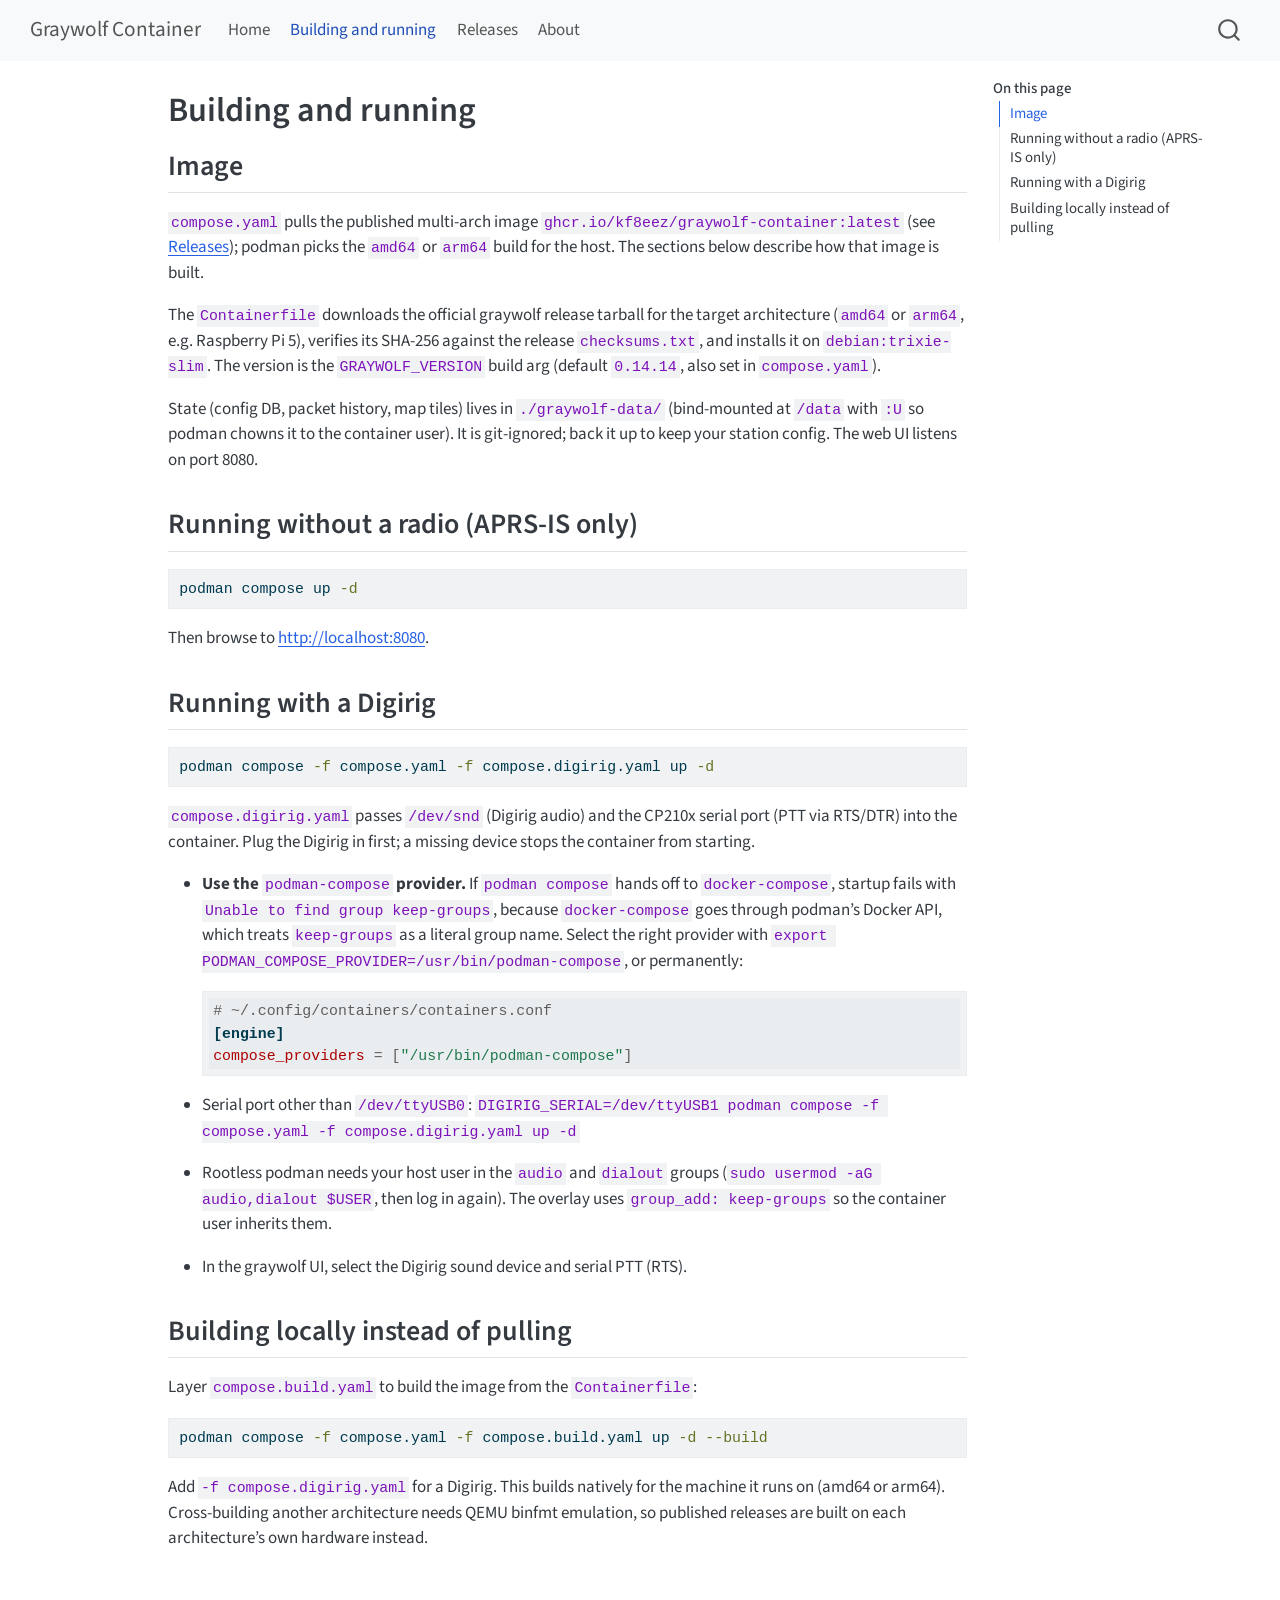
<file: usage.html>
<!DOCTYPE html>
<html xmlns="http://www.w3.org/1999/xhtml" lang="en" xml:lang="en"><head>

<meta charset="utf-8">
<meta name="generator" content="quarto-1.9.38">

<meta name="viewport" content="width=device-width, initial-scale=1.0, user-scalable=yes">


<title>Building and running – Graywolf Container</title>
<style>
/* Default styles provided by pandoc.
** See https://pandoc.org/MANUAL.html#variables-for-html for config info.
*/
code{white-space: pre-wrap;}
span.smallcaps{font-variant: small-caps;}
div.columns{display: flex; gap: min(4vw, 1.5em);}
div.column{flex: auto; overflow-x: auto;}
div.hanging-indent{margin-left: 1.5em; text-indent: -1.5em;}
ul.task-list{list-style: none;}
ul.task-list li input[type="checkbox"] {
  width: 0.8em;
  margin: 0 0.8em 0.2em -1em; /* quarto-specific, see https://github.com/quarto-dev/quarto-cli/issues/4556 */ 
  vertical-align: middle;
}
/* CSS for syntax highlighting */
html { -webkit-text-size-adjust: 100%; }
pre > code.sourceCode { white-space: pre; position: relative; }
pre > code.sourceCode > span { display: inline-block; line-height: 1.25; }
pre > code.sourceCode > span:empty { height: 1.2em; }
.sourceCode { overflow: visible; }
code.sourceCode > span { color: inherit; text-decoration: inherit; }
div.sourceCode { margin: 1em 0; }
pre.sourceCode { margin: 0; }
@media screen {
div.sourceCode { overflow: auto; }
}
@media print {
pre > code.sourceCode { white-space: pre-wrap; }
pre > code.sourceCode > span { text-indent: -5em; padding-left: 5em; }
}
pre.numberSource code
  { counter-reset: source-line 0; }
pre.numberSource code > span
  { position: relative; left: -4em; counter-increment: source-line; }
pre.numberSource code > span > a:first-child::before
  { content: counter(source-line);
    position: relative; left: -1em; text-align: right; vertical-align: baseline;
    border: none; display: inline-block;
    -webkit-touch-callout: none; -webkit-user-select: none;
    -khtml-user-select: none; -moz-user-select: none;
    -ms-user-select: none; user-select: none;
    padding: 0 4px; width: 4em;
  }
pre.numberSource { margin-left: 3em;  padding-left: 4px; }
div.sourceCode
  {   }
@media screen {
pre > code.sourceCode > span > a:first-child::before { text-decoration: underline; }
}
</style>


<script src="site_libs/quarto-nav/quarto-nav.js"></script>
<script src="site_libs/quarto-nav/headroom.min.js"></script>
<script src="site_libs/clipboard/clipboard.min.js"></script>
<script src="site_libs/quarto-search/autocomplete.umd.js"></script>
<script src="site_libs/quarto-search/fuse.min.js"></script>
<script src="site_libs/quarto-search/quarto-search.js"></script>
<meta name="quarto:offset" content="./">
<script src="site_libs/quarto-html/quarto.js" type="module"></script>
<script src="site_libs/quarto-html/tabsets/tabsets.js" type="module"></script>
<script src="site_libs/quarto-html/popper.min.js"></script>
<script src="site_libs/quarto-html/tippy.umd.min.js"></script>
<script src="site_libs/quarto-html/anchor.min.js"></script>
<link href="site_libs/quarto-html/tippy.css" rel="stylesheet">
<link href="site_libs/quarto-html/quarto-syntax-highlighting-15634bcf2e68342d4ad2dfa704d543f6.css" rel="stylesheet" id="quarto-text-highlighting-styles">
<script src="site_libs/bootstrap/bootstrap.min.js"></script>
<link href="site_libs/bootstrap/bootstrap-icons.css" rel="stylesheet">
<link href="site_libs/bootstrap/bootstrap-9602fde5a5b09ce9e45d33c1a59285cf.min.css" rel="stylesheet" append-hash="true" id="quarto-bootstrap" data-mode="light">
<script id="quarto-search-options" type="application/json">{
  "location": "navbar",
  "copy-button": false,
  "collapse-after": 3,
  "panel-placement": "end",
  "type": "overlay",
  "limit": 50,
  "keyboard-shortcut": [
    "f",
    "/",
    "s"
  ],
  "show-item-context": false,
  "language": {
    "search-no-results-text": "No results",
    "search-matching-documents-text": "matching documents",
    "search-copy-link-title": "Copy link to search",
    "search-hide-matches-text": "Hide additional matches",
    "search-more-match-text": "more match in this document",
    "search-more-matches-text": "more matches in this document",
    "search-clear-button-title": "Clear",
    "search-text-placeholder": "",
    "search-detached-cancel-button-title": "Cancel",
    "search-submit-button-title": "Submit",
    "search-label": "Search"
  }
}</script>


<link rel="stylesheet" href="styles.css">
</head>

<body class="nav-fixed quarto-light">

<div id="quarto-search-results"></div>
  <header id="quarto-header" class="headroom fixed-top">
    <nav class="navbar navbar-expand-lg " data-bs-theme="dark">
      <div class="navbar-container container-fluid">
      <div class="navbar-brand-container mx-auto">
    <a class="navbar-brand" href="./index.html">
    <span class="navbar-title">Graywolf Container</span>
    </a>
  </div>
            <div id="quarto-search" class="" title="Search"></div>
          <button class="navbar-toggler" type="button" data-bs-toggle="collapse" data-bs-target="#navbarCollapse" aria-controls="navbarCollapse" role="menu" aria-expanded="false" aria-label="Toggle navigation" onclick="if (window.quartoToggleHeadroom) { window.quartoToggleHeadroom(); }">
  <span class="navbar-toggler-icon"></span>
</button>
          <div class="collapse navbar-collapse" id="navbarCollapse">
            <ul class="navbar-nav navbar-nav-scroll me-auto">
  <li class="nav-item">
    <a class="nav-link" href="./index.html"> 
<span class="menu-text">Home</span></a>
  </li>  
  <li class="nav-item">
    <a class="nav-link active" href="./usage.html" aria-current="page"> 
<span class="menu-text">Building and running</span></a>
  </li>  
  <li class="nav-item">
    <a class="nav-link" href="./releases.html"> 
<span class="menu-text">Releases</span></a>
  </li>  
  <li class="nav-item">
    <a class="nav-link" href="./about.html"> 
<span class="menu-text">About</span></a>
  </li>  
</ul>
          </div> <!-- /navcollapse -->
            <div class="quarto-navbar-tools">
</div>
      </div> <!-- /container-fluid -->
    </nav>
</header>
<!-- content -->
<div id="quarto-content" class="quarto-container page-columns page-rows-contents page-layout-article page-navbar">
<!-- sidebar -->
<!-- margin-sidebar -->
    <div id="quarto-margin-sidebar" class="sidebar margin-sidebar">
        <nav id="TOC" role="doc-toc" class="toc-active">
    <h2 id="toc-title">On this page</h2>
   
  <ul>
  <li><a href="#image" id="toc-image" class="nav-link active" data-scroll-target="#image">Image</a></li>
  <li><a href="#running-without-a-radio-aprs-is-only" id="toc-running-without-a-radio-aprs-is-only" class="nav-link" data-scroll-target="#running-without-a-radio-aprs-is-only">Running without a radio (APRS-IS only)</a></li>
  <li><a href="#running-with-a-digirig" id="toc-running-with-a-digirig" class="nav-link" data-scroll-target="#running-with-a-digirig">Running with a Digirig</a></li>
  <li><a href="#building-locally-instead-of-pulling" id="toc-building-locally-instead-of-pulling" class="nav-link" data-scroll-target="#building-locally-instead-of-pulling">Building locally instead of pulling</a></li>
  </ul>
</nav>
    </div>
<!-- main -->
<main class="content" id="quarto-document-content">

<header id="title-block-header" class="quarto-title-block default">
<div class="quarto-title">
<h1 class="title">Building and running</h1>
</div>



<div class="quarto-title-meta">

    
  
    
  </div>
  


</header>


<section id="image" class="level2">
<h2 class="anchored" data-anchor-id="image">Image</h2>
<p><code>compose.yaml</code> pulls the published multi-arch image <code>ghcr.io/kf8eez/graywolf-container:latest</code> (see <a href="./releases.html">Releases</a>); podman picks the <code>amd64</code> or <code>arm64</code> build for the host. The sections below describe how that image is built.</p>
<p>The <code>Containerfile</code> downloads the official graywolf release tarball for the target architecture (<code>amd64</code> or <code>arm64</code>, e.g.&nbsp;Raspberry Pi 5), verifies its SHA-256 against the release <code>checksums.txt</code>, and installs it on <code>debian:trixie-slim</code>. The version is the <code>GRAYWOLF_VERSION</code> build arg (default <code>0.14.14</code>, also set in <code>compose.yaml</code>).</p>
<p>State (config DB, packet history, map tiles) lives in <code>./graywolf-data/</code> (bind-mounted at <code>/data</code> with <code>:U</code> so podman chowns it to the container user). It is git-ignored; back it up to keep your station config. The web UI listens on port 8080.</p>
</section>
<section id="running-without-a-radio-aprs-is-only" class="level2">
<h2 class="anchored" data-anchor-id="running-without-a-radio-aprs-is-only">Running without a radio (APRS-IS only)</h2>
<div class="code-copy-outer-scaffold"><div class="sourceCode" id="cb1"><pre class="sourceCode bash code-with-copy"><code class="sourceCode bash"><span id="cb1-1"><a href="#cb1-1" aria-hidden="true" tabindex="-1"></a><span class="ex">podman</span> compose up <span class="at">-d</span></span></code></pre></div><button title="Copy to Clipboard" class="code-copy-button"><i class="bi"></i></button></div>
<p>Then browse to <a href="http://localhost:8080" class="uri">http://localhost:8080</a>.</p>
</section>
<section id="running-with-a-digirig" class="level2">
<h2 class="anchored" data-anchor-id="running-with-a-digirig">Running with a Digirig</h2>
<div class="code-copy-outer-scaffold"><div class="sourceCode" id="cb2"><pre class="sourceCode bash code-with-copy"><code class="sourceCode bash"><span id="cb2-1"><a href="#cb2-1" aria-hidden="true" tabindex="-1"></a><span class="ex">podman</span> compose <span class="at">-f</span> compose.yaml <span class="at">-f</span> compose.digirig.yaml up <span class="at">-d</span></span></code></pre></div><button title="Copy to Clipboard" class="code-copy-button"><i class="bi"></i></button></div>
<p><code>compose.digirig.yaml</code> passes <code>/dev/snd</code> (Digirig audio) and the CP210x serial port (PTT via RTS/DTR) into the container. Plug the Digirig in first; a missing device stops the container from starting.</p>
<ul>
<li><p><strong>Use the <code>podman-compose</code> provider.</strong> If <code>podman compose</code> hands off to <code>docker-compose</code>, startup fails with <code>Unable to find group keep-groups</code>, because <code>docker-compose</code> goes through podman’s Docker API, which treats <code>keep-groups</code> as a literal group name. Select the right provider with <code>export PODMAN_COMPOSE_PROVIDER=/usr/bin/podman-compose</code>, or permanently:</p>
<div class="code-copy-outer-scaffold"><div class="sourceCode" id="cb3"><pre class="sourceCode toml code-with-copy"><code class="sourceCode toml"><span id="cb3-1"><a href="#cb3-1" aria-hidden="true" tabindex="-1"></a><span class="co"># ~/.config/containers/containers.conf</span></span>
<span id="cb3-2"><a href="#cb3-2" aria-hidden="true" tabindex="-1"></a><span class="kw">[engine]</span></span>
<span id="cb3-3"><a href="#cb3-3" aria-hidden="true" tabindex="-1"></a><span class="dt">compose_providers</span> <span class="op">=</span> <span class="op">[</span><span class="st">"/usr/bin/podman-compose"</span><span class="op">]</span></span></code></pre></div><button title="Copy to Clipboard" class="code-copy-button"><i class="bi"></i></button></div></li>
<li><p>Serial port other than <code>/dev/ttyUSB0</code>: <code>DIGIRIG_SERIAL=/dev/ttyUSB1 podman compose -f compose.yaml -f compose.digirig.yaml up -d</code></p></li>
<li><p>Rootless podman needs your host user in the <code>audio</code> and <code>dialout</code> groups (<code>sudo usermod -aG audio,dialout $USER</code>, then log in again). The overlay uses <code>group_add: keep-groups</code> so the container user inherits them.</p></li>
<li><p>In the graywolf UI, select the Digirig sound device and serial PTT (RTS).</p></li>
</ul>
</section>
<section id="building-locally-instead-of-pulling" class="level2">
<h2 class="anchored" data-anchor-id="building-locally-instead-of-pulling">Building locally instead of pulling</h2>
<p>Layer <code>compose.build.yaml</code> to build the image from the <code>Containerfile</code>:</p>
<div class="code-copy-outer-scaffold"><div class="sourceCode" id="cb4"><pre class="sourceCode bash code-with-copy"><code class="sourceCode bash"><span id="cb4-1"><a href="#cb4-1" aria-hidden="true" tabindex="-1"></a><span class="ex">podman</span> compose <span class="at">-f</span> compose.yaml <span class="at">-f</span> compose.build.yaml up <span class="at">-d</span> <span class="at">--build</span></span></code></pre></div><button title="Copy to Clipboard" class="code-copy-button"><i class="bi"></i></button></div>
<p>Add <code>-f compose.digirig.yaml</code> for a Digirig. This builds natively for the machine it runs on (amd64 or arm64). Cross-building another architecture needs QEMU binfmt emulation, so published releases are built on each architecture’s own hardware instead.</p>


</section>

</main> <!-- /main -->
<script id="quarto-html-after-body" type="application/javascript">
  window.document.addEventListener("DOMContentLoaded", function (event) {
    const icon = "";
    const anchorJS = new window.AnchorJS();
    anchorJS.options = {
      placement: 'right',
      icon: icon
    };
    anchorJS.add('.anchored');
    const isCodeAnnotation = (el) => {
      for (const clz of el.classList) {
        if (clz.startsWith('code-annotation-')) {                     
          return true;
        }
      }
      return false;
    }
    const onCopySuccess = function(e) {
      // button target
      const button = e.trigger;
      // don't keep focus
      button.blur();
      // flash "checked"
      button.classList.add('code-copy-button-checked');
      var currentTitle = button.getAttribute("title");
      button.setAttribute("title", "Copied!");
      let tooltip;
      if (window.bootstrap) {
        button.setAttribute("data-bs-toggle", "tooltip");
        button.setAttribute("data-bs-placement", "left");
        button.setAttribute("data-bs-title", "Copied!");
        tooltip = new bootstrap.Tooltip(button, 
          { trigger: "manual", 
            customClass: "code-copy-button-tooltip",
            offset: [0, -8]});
        tooltip.show();    
      }
      setTimeout(function() {
        if (tooltip) {
          tooltip.hide();
          button.removeAttribute("data-bs-title");
          button.removeAttribute("data-bs-toggle");
          button.removeAttribute("data-bs-placement");
        }
        button.setAttribute("title", currentTitle);
        button.classList.remove('code-copy-button-checked');
      }, 1000);
      // clear code selection
      e.clearSelection();
    }
    const getTextToCopy = function(trigger) {
      const outerScaffold = trigger.parentElement.cloneNode(true);
      const codeEl = outerScaffold.querySelector('code');
      for (const childEl of codeEl.children) {
        if (isCodeAnnotation(childEl)) {
          childEl.remove();
        }
      }
      return codeEl.innerText;
    }
    const clipboard = new window.ClipboardJS('.code-copy-button:not([data-in-quarto-modal])', {
      text: getTextToCopy
    });
    clipboard.on('success', onCopySuccess);
    if (window.document.getElementById('quarto-embedded-source-code-modal')) {
      const clipboardModal = new window.ClipboardJS('.code-copy-button[data-in-quarto-modal]', {
        text: getTextToCopy,
        container: window.document.getElementById('quarto-embedded-source-code-modal')
      });
      clipboardModal.on('success', onCopySuccess);
    }
      var localhostRegex = new RegExp(/^(?:http|https):\/\/localhost\:?[0-9]*\//);
      var mailtoRegex = new RegExp(/^mailto:/);
        var filterRegex = new RegExp("https:\/\/KF8EEZ\.github\.io\/graywolf-container\/");
      var isInternal = (href) => {
          return filterRegex.test(href) || localhostRegex.test(href) || mailtoRegex.test(href);
      }
      // Inspect non-navigation links and adorn them if external
     var links = window.document.querySelectorAll('a[href]:not(.nav-link):not(.navbar-brand):not(.toc-action):not(.sidebar-link):not(.sidebar-item-toggle):not(.pagination-link):not(.no-external):not([aria-hidden]):not(.dropdown-item):not(.quarto-navigation-tool):not(.about-link)');
      for (var i=0; i<links.length; i++) {
        const link = links[i];
        if (!isInternal(link.href)) {
          // undo the damage that might have been done by quarto-nav.js in the case of
          // links that we want to consider external
          if (link.dataset.originalHref !== undefined) {
            link.href = link.dataset.originalHref;
          }
        }
      }
    function tippyHover(el, contentFn, onTriggerFn, onUntriggerFn) {
      const config = {
        allowHTML: true,
        maxWidth: 500,
        delay: 100,
        arrow: false,
        appendTo: function(el) {
            return el.parentElement;
        },
        interactive: true,
        interactiveBorder: 10,
        theme: 'quarto',
        placement: 'bottom-start',
      };
      if (contentFn) {
        config.content = contentFn;
      }
      if (onTriggerFn) {
        config.onTrigger = onTriggerFn;
      }
      if (onUntriggerFn) {
        config.onUntrigger = onUntriggerFn;
      }
      window.tippy(el, config); 
    }
    const noterefs = window.document.querySelectorAll('a[role="doc-noteref"]');
    for (var i=0; i<noterefs.length; i++) {
      const ref = noterefs[i];
      tippyHover(ref, function() {
        // use id or data attribute instead here
        let href = ref.getAttribute('data-footnote-href') || ref.getAttribute('href');
        try { href = new URL(href).hash; } catch {}
        const id = href.replace(/^#\/?/, "");
        const note = window.document.getElementById(id);
        if (note) {
          return note.innerHTML;
        } else {
          return "";
        }
      });
    }
    const xrefs = window.document.querySelectorAll('a.quarto-xref');
    const processXRef = (id, note) => {
      // Strip column container classes
      const stripColumnClz = (el) => {
        el.classList.remove("page-full", "page-columns");
        if (el.children) {
          for (const child of el.children) {
            stripColumnClz(child);
          }
        }
      }
      stripColumnClz(note)
      if (id === null || id.startsWith('sec-')) {
        // Special case sections, only their first couple elements
        const container = document.createElement("div");
        if (note.children && note.children.length > 2) {
          container.appendChild(note.children[0].cloneNode(true));
          for (let i = 1; i < note.children.length; i++) {
            const child = note.children[i];
            if (child.tagName === "P" && child.innerText === "") {
              continue;
            } else {
              container.appendChild(child.cloneNode(true));
              break;
            }
          }
          if (window.Quarto?.typesetMath) {
            window.Quarto.typesetMath(container);
          }
          return container.innerHTML
        } else {
          if (window.Quarto?.typesetMath) {
            window.Quarto.typesetMath(note);
          }
          return note.innerHTML;
        }
      } else {
        // Remove any anchor links if they are present
        const anchorLink = note.querySelector('a.anchorjs-link');
        if (anchorLink) {
          anchorLink.remove();
        }
        if (window.Quarto?.typesetMath) {
          window.Quarto.typesetMath(note);
        }
        if (note.classList.contains("callout")) {
          return note.outerHTML;
        } else {
          return note.innerHTML;
        }
      }
    }
    for (var i=0; i<xrefs.length; i++) {
      const xref = xrefs[i];
      tippyHover(xref, undefined, function(instance) {
        instance.disable();
        let url = xref.getAttribute('href');
        let hash = undefined; 
        if (url.startsWith('#')) {
          hash = url;
        } else {
          try { hash = new URL(url).hash; } catch {}
        }
        if (hash) {
          const id = hash.replace(/^#\/?/, "");
          const note = window.document.getElementById(id);
          if (note !== null) {
            try {
              const html = processXRef(id, note.cloneNode(true));
              instance.setContent(html);
            } finally {
              instance.enable();
              instance.show();
            }
          } else {
            // See if we can fetch this
            fetch(url.split('#')[0])
            .then(res => res.text())
            .then(html => {
              const parser = new DOMParser();
              const htmlDoc = parser.parseFromString(html, "text/html");
              const note = htmlDoc.getElementById(id);
              if (note !== null) {
                const html = processXRef(id, note);
                instance.setContent(html);
              } 
            }).finally(() => {
              instance.enable();
              instance.show();
            });
          }
        } else {
          // See if we can fetch a full url (with no hash to target)
          // This is a special case and we should probably do some content thinning / targeting
          fetch(url)
          .then(res => res.text())
          .then(html => {
            const parser = new DOMParser();
            const htmlDoc = parser.parseFromString(html, "text/html");
            const note = htmlDoc.querySelector('main.content');
            if (note !== null) {
              // This should only happen for chapter cross references
              // (since there is no id in the URL)
              // remove the first header
              if (note.children.length > 0 && note.children[0].tagName === "HEADER") {
                note.children[0].remove();
              }
              const html = processXRef(null, note);
              instance.setContent(html);
            } 
          }).finally(() => {
            instance.enable();
            instance.show();
          });
        }
      }, function(instance) {
      });
    }
        let selectedAnnoteEl;
        const selectorForAnnotation = ( cell, annotation) => {
          let cellAttr = 'data-code-cell="' + cell + '"';
          let lineAttr = 'data-code-annotation="' +  annotation + '"';
          const selector = 'span[' + cellAttr + '][' + lineAttr + ']';
          return selector;
        }
        const selectCodeLines = (annoteEl) => {
          const doc = window.document;
          const targetCell = annoteEl.getAttribute("data-target-cell");
          const targetAnnotation = annoteEl.getAttribute("data-target-annotation");
          const annoteSpan = window.document.querySelector(selectorForAnnotation(targetCell, targetAnnotation));
          const lines = annoteSpan.getAttribute("data-code-lines").split(",");
          const lineIds = lines.map((line) => {
            return targetCell + "-" + line;
          })
          let top = null;
          let height = null;
          let parent = null;
          if (lineIds.length > 0) {
              //compute the position of the single el (top and bottom and make a div)
              const el = window.document.getElementById(lineIds[0]);
              top = el.offsetTop;
              height = el.offsetHeight;
              parent = el.parentElement.parentElement;
            if (lineIds.length > 1) {
              const lastEl = window.document.getElementById(lineIds[lineIds.length - 1]);
              const bottom = lastEl.offsetTop + lastEl.offsetHeight;
              height = bottom - top;
            }
            if (top !== null && height !== null && parent !== null) {
              // cook up a div (if necessary) and position it 
              let div = window.document.getElementById("code-annotation-line-highlight");
              if (div === null) {
                div = window.document.createElement("div");
                div.setAttribute("id", "code-annotation-line-highlight");
                div.style.position = 'absolute';
                parent.appendChild(div);
              }
              div.style.top = top - 2 + "px";
              div.style.height = height + 4 + "px";
              div.style.left = 0;
              let gutterDiv = window.document.getElementById("code-annotation-line-highlight-gutter");
              if (gutterDiv === null) {
                gutterDiv = window.document.createElement("div");
                gutterDiv.setAttribute("id", "code-annotation-line-highlight-gutter");
                gutterDiv.style.position = 'absolute';
                const codeCell = window.document.getElementById(targetCell);
                const gutter = codeCell.querySelector('.code-annotation-gutter');
                gutter.appendChild(gutterDiv);
              }
              gutterDiv.style.top = top - 2 + "px";
              gutterDiv.style.height = height + 4 + "px";
            }
            selectedAnnoteEl = annoteEl;
          }
        };
        const unselectCodeLines = () => {
          const elementsIds = ["code-annotation-line-highlight", "code-annotation-line-highlight-gutter"];
          elementsIds.forEach((elId) => {
            const div = window.document.getElementById(elId);
            if (div) {
              div.remove();
            }
          });
          selectedAnnoteEl = undefined;
        };
          // Handle positioning of the toggle
      window.addEventListener(
        "resize",
        throttle(() => {
          elRect = undefined;
          if (selectedAnnoteEl) {
            selectCodeLines(selectedAnnoteEl);
          }
        }, 10)
      );
      function throttle(fn, ms) {
      let throttle = false;
      let timer;
        return (...args) => {
          if(!throttle) { // first call gets through
              fn.apply(this, args);
              throttle = true;
          } else { // all the others get throttled
              if(timer) clearTimeout(timer); // cancel #2
              timer = setTimeout(() => {
                fn.apply(this, args);
                timer = throttle = false;
              }, ms);
          }
        };
      }
        // Attach click handler to the DT
        const annoteDls = window.document.querySelectorAll('dt[data-target-cell]');
        for (const annoteDlNode of annoteDls) {
          annoteDlNode.addEventListener('click', (event) => {
            const clickedEl = event.target;
            if (clickedEl !== selectedAnnoteEl) {
              unselectCodeLines();
              const activeEl = window.document.querySelector('dt[data-target-cell].code-annotation-active');
              if (activeEl) {
                activeEl.classList.remove('code-annotation-active');
              }
              selectCodeLines(clickedEl);
              clickedEl.classList.add('code-annotation-active');
            } else {
              // Unselect the line
              unselectCodeLines();
              clickedEl.classList.remove('code-annotation-active');
            }
          });
        }
    const findCites = (el) => {
      const parentEl = el.parentElement;
      if (parentEl) {
        const cites = parentEl.dataset.cites;
        if (cites) {
          return {
            el,
            cites: cites.split(' ')
          };
        } else {
          return findCites(el.parentElement)
        }
      } else {
        return undefined;
      }
    };
    var bibliorefs = window.document.querySelectorAll('a[role="doc-biblioref"]');
    for (var i=0; i<bibliorefs.length; i++) {
      const ref = bibliorefs[i];
      const citeInfo = findCites(ref);
      if (citeInfo) {
        tippyHover(citeInfo.el, function() {
          var popup = window.document.createElement('div');
          citeInfo.cites.forEach(function(cite) {
            var citeDiv = window.document.createElement('div');
            citeDiv.classList.add('hanging-indent');
            citeDiv.classList.add('csl-entry');
            var biblioDiv = window.document.getElementById('ref-' + cite);
            if (biblioDiv) {
              citeDiv.innerHTML = biblioDiv.innerHTML;
            }
            popup.appendChild(citeDiv);
          });
          return popup.innerHTML;
        });
      }
    }
  });
  </script>
</div> <!-- /content -->




</body></html>
</file>
<file: site_libs/quarto-html/tippy.css>
.tippy-box[data-animation=fade][data-state=hidden]{opacity:0}[data-tippy-root]{max-width:calc(100vw - 10px)}.tippy-box{position:relative;background-color:#333;color:#fff;border-radius:4px;font-size:14px;line-height:1.4;white-space:normal;outline:0;transition-property:transform,visibility,opacity}.tippy-box[data-placement^=top]>.tippy-arrow{bottom:0}.tippy-box[data-placement^=top]>.tippy-arrow:before{bottom:-7px;left:0;border-width:8px 8px 0;border-top-color:initial;transform-origin:center top}.tippy-box[data-placement^=bottom]>.tippy-arrow{top:0}.tippy-box[data-placement^=bottom]>.tippy-arrow:before{top:-7px;left:0;border-width:0 8px 8px;border-bottom-color:initial;transform-origin:center bottom}.tippy-box[data-placement^=left]>.tippy-arrow{right:0}.tippy-box[data-placement^=left]>.tippy-arrow:before{border-width:8px 0 8px 8px;border-left-color:initial;right:-7px;transform-origin:center left}.tippy-box[data-placement^=right]>.tippy-arrow{left:0}.tippy-box[data-placement^=right]>.tippy-arrow:before{left:-7px;border-width:8px 8px 8px 0;border-right-color:initial;transform-origin:center right}.tippy-box[data-inertia][data-state=visible]{transition-timing-function:cubic-bezier(.54,1.5,.38,1.11)}.tippy-arrow{width:16px;height:16px;color:#333}.tippy-arrow:before{content:"";position:absolute;border-color:transparent;border-style:solid}.tippy-content{position:relative;padding:5px 9px;z-index:1}
</file>
<file: site_libs/quarto-html/quarto-syntax-highlighting-15634bcf2e68342d4ad2dfa704d543f6.css>
/* quarto syntax highlight colors */
:root {
  --quarto-hl-ot-color: #003B4F;
  --quarto-hl-at-color: #657422;
  --quarto-hl-ss-color: #20794D;
  --quarto-hl-an-color: #5E5E5E;
  --quarto-hl-fu-color: #4758AB;
  --quarto-hl-st-color: #20794D;
  --quarto-hl-cf-color: #003B4F;
  --quarto-hl-op-color: #5E5E5E;
  --quarto-hl-er-color: #AD0000;
  --quarto-hl-bn-color: #AD0000;
  --quarto-hl-al-color: #AD0000;
  --quarto-hl-va-color: #111111;
  --quarto-hl-bu-color: inherit;
  --quarto-hl-ex-color: inherit;
  --quarto-hl-pp-color: #AD0000;
  --quarto-hl-in-color: #5E5E5E;
  --quarto-hl-vs-color: #20794D;
  --quarto-hl-wa-color: #5E5E5E;
  --quarto-hl-do-color: #5E5E5E;
  --quarto-hl-im-color: #00769E;
  --quarto-hl-ch-color: #20794D;
  --quarto-hl-dt-color: #AD0000;
  --quarto-hl-fl-color: #AD0000;
  --quarto-hl-co-color: #5E5E5E;
  --quarto-hl-cv-color: #5E5E5E;
  --quarto-hl-cn-color: #8f5902;
  --quarto-hl-sc-color: #5E5E5E;
  --quarto-hl-dv-color: #AD0000;
  --quarto-hl-kw-color: #003B4F;
}

/* other quarto variables */
:root {
  --quarto-font-monospace: SFMono-Regular, Menlo, Monaco, Consolas, "Liberation Mono", "Courier New", monospace;
}

/* syntax highlight based on Pandoc's rules */
pre > code.sourceCode > span {
  color: #003B4F;
}

code.sourceCode > span {
  color: #003B4F;
}

div.sourceCode,
div.sourceCode pre.sourceCode {
  color: #003B4F;
}

/* Normal */
code span {
  color: #003B4F;
}

/* Alert */
code span.al {
  color: #AD0000;
  font-style: inherit;
}

/* Annotation */
code span.an {
  color: #5E5E5E;
  font-style: inherit;
}

/* Attribute */
code span.at {
  color: #657422;
  font-style: inherit;
}

/* BaseN */
code span.bn {
  color: #AD0000;
  font-style: inherit;
}

/* BuiltIn */
code span.bu {
  font-style: inherit;
}

/* ControlFlow */
code span.cf {
  color: #003B4F;
  font-weight: bold;
  font-style: inherit;
}

/* Char */
code span.ch {
  color: #20794D;
  font-style: inherit;
}

/* Constant */
code span.cn {
  color: #8f5902;
  font-style: inherit;
}

/* Comment */
code span.co {
  color: #5E5E5E;
  font-style: inherit;
}

/* CommentVar */
code span.cv {
  color: #5E5E5E;
  font-style: italic;
}

/* Documentation */
code span.do {
  color: #5E5E5E;
  font-style: italic;
}

/* DataType */
code span.dt {
  color: #AD0000;
  font-style: inherit;
}

/* DecVal */
code span.dv {
  color: #AD0000;
  font-style: inherit;
}

/* Error */
code span.er {
  color: #AD0000;
  font-style: inherit;
}

/* Extension */
code span.ex {
  font-style: inherit;
}

/* Float */
code span.fl {
  color: #AD0000;
  font-style: inherit;
}

/* Function */
code span.fu {
  color: #4758AB;
  font-style: inherit;
}

/* Import */
code span.im {
  color: #00769E;
  font-style: inherit;
}

/* Information */
code span.in {
  color: #5E5E5E;
  font-style: inherit;
}

/* Keyword */
code span.kw {
  color: #003B4F;
  font-weight: bold;
  font-style: inherit;
}

/* Operator */
code span.op {
  color: #5E5E5E;
  font-style: inherit;
}

/* Other */
code span.ot {
  color: #003B4F;
  font-style: inherit;
}

/* Preprocessor */
code span.pp {
  color: #AD0000;
  font-style: inherit;
}

/* SpecialChar */
code span.sc {
  color: #5E5E5E;
  font-style: inherit;
}

/* SpecialString */
code span.ss {
  color: #20794D;
  font-style: inherit;
}

/* String */
code span.st {
  color: #20794D;
  font-style: inherit;
}

/* Variable */
code span.va {
  color: #111111;
  font-style: inherit;
}

/* VerbatimString */
code span.vs {
  color: #20794D;
  font-style: inherit;
}

/* Warning */
code span.wa {
  color: #5E5E5E;
  font-style: italic;
}

.prevent-inlining {
  content: "</";
}

/*# sourceMappingURL=f23921c56f73e400b49028c9186a1aa0.css.map */
</file>
<file: styles.css>
/* css styles */
</file>
